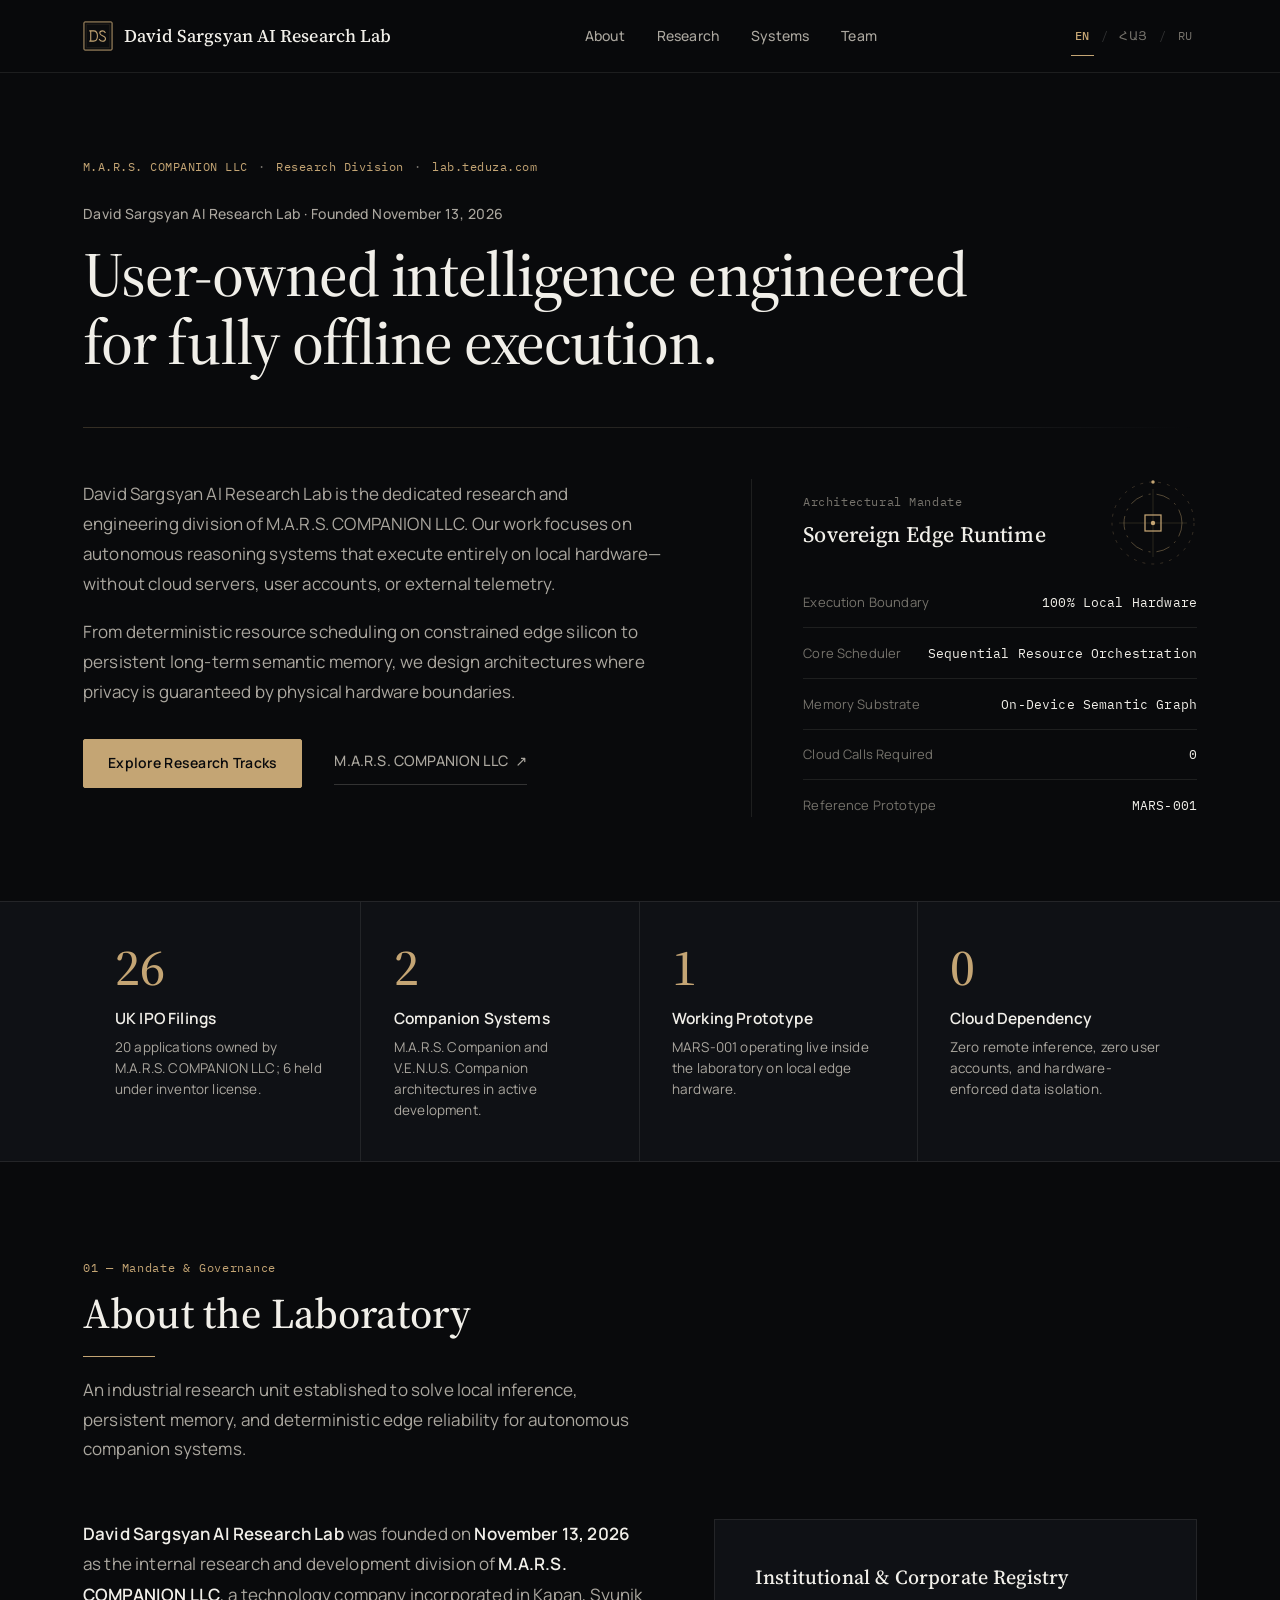
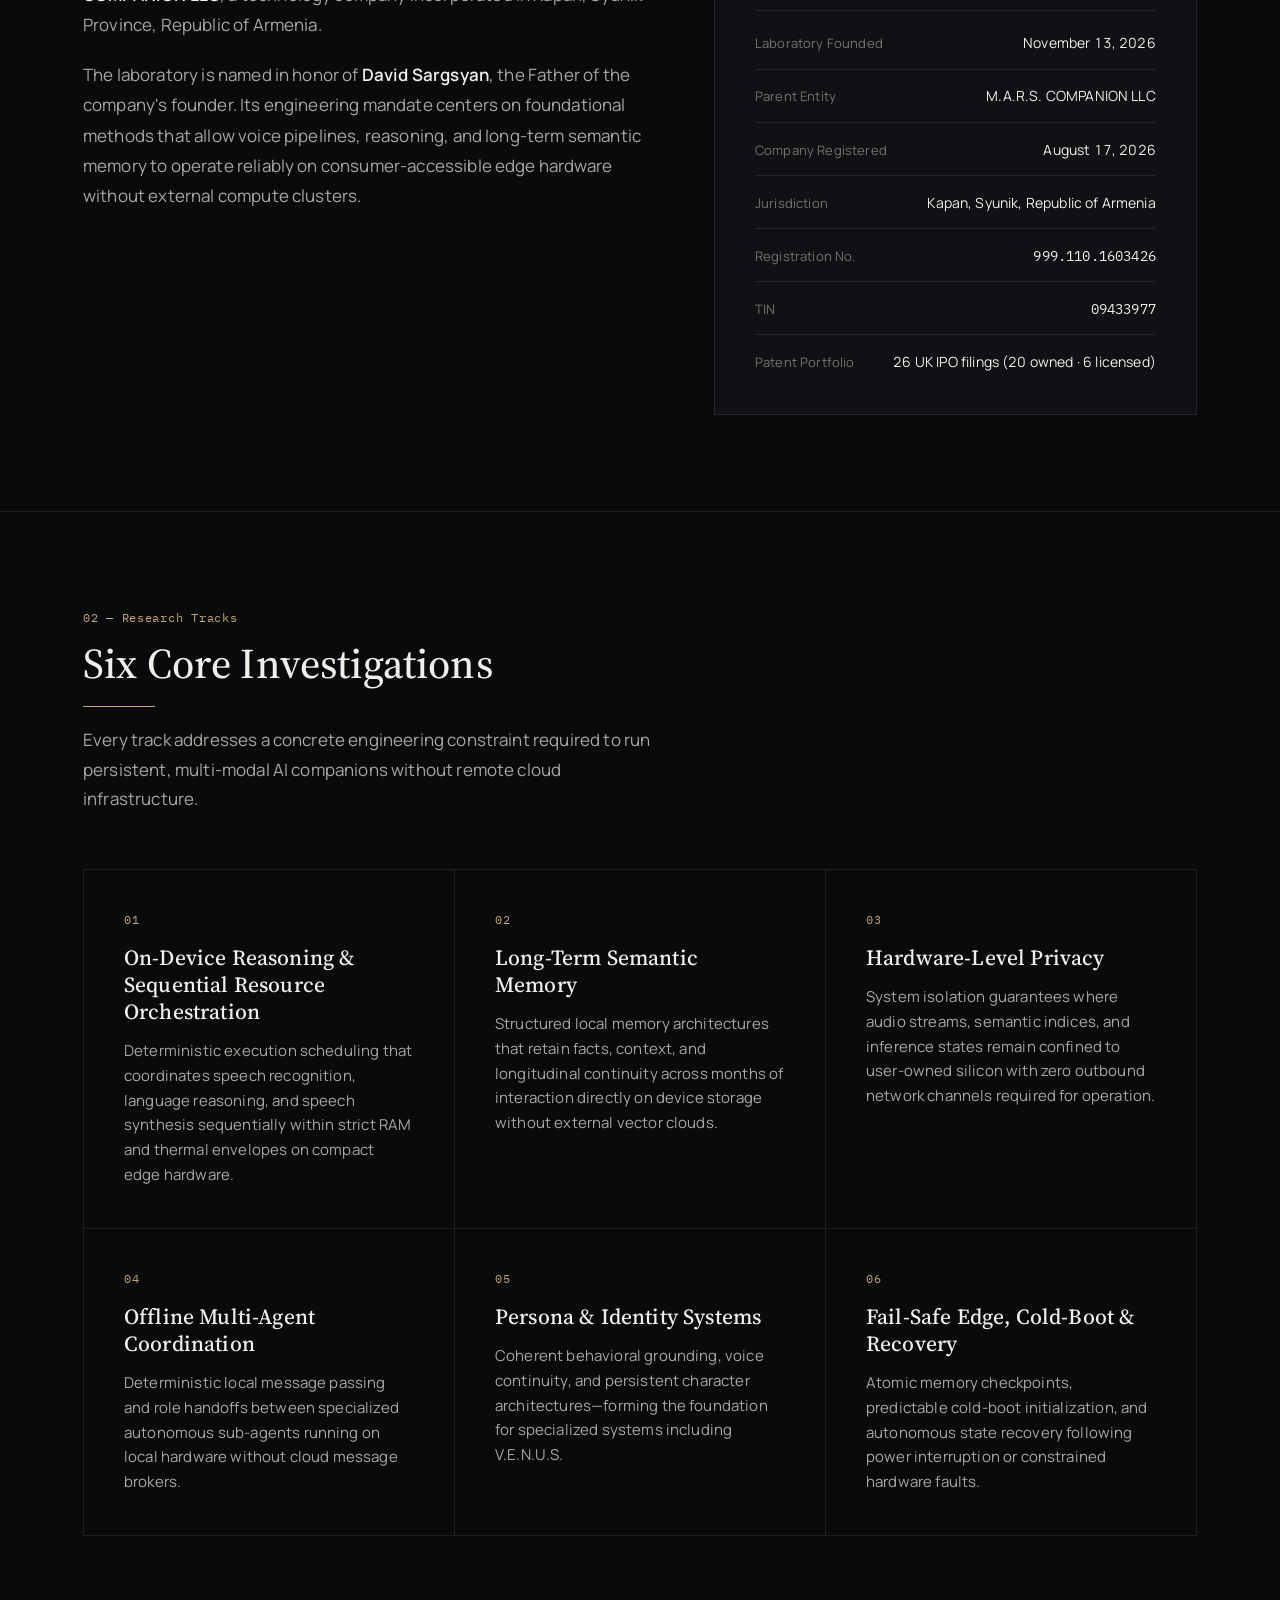
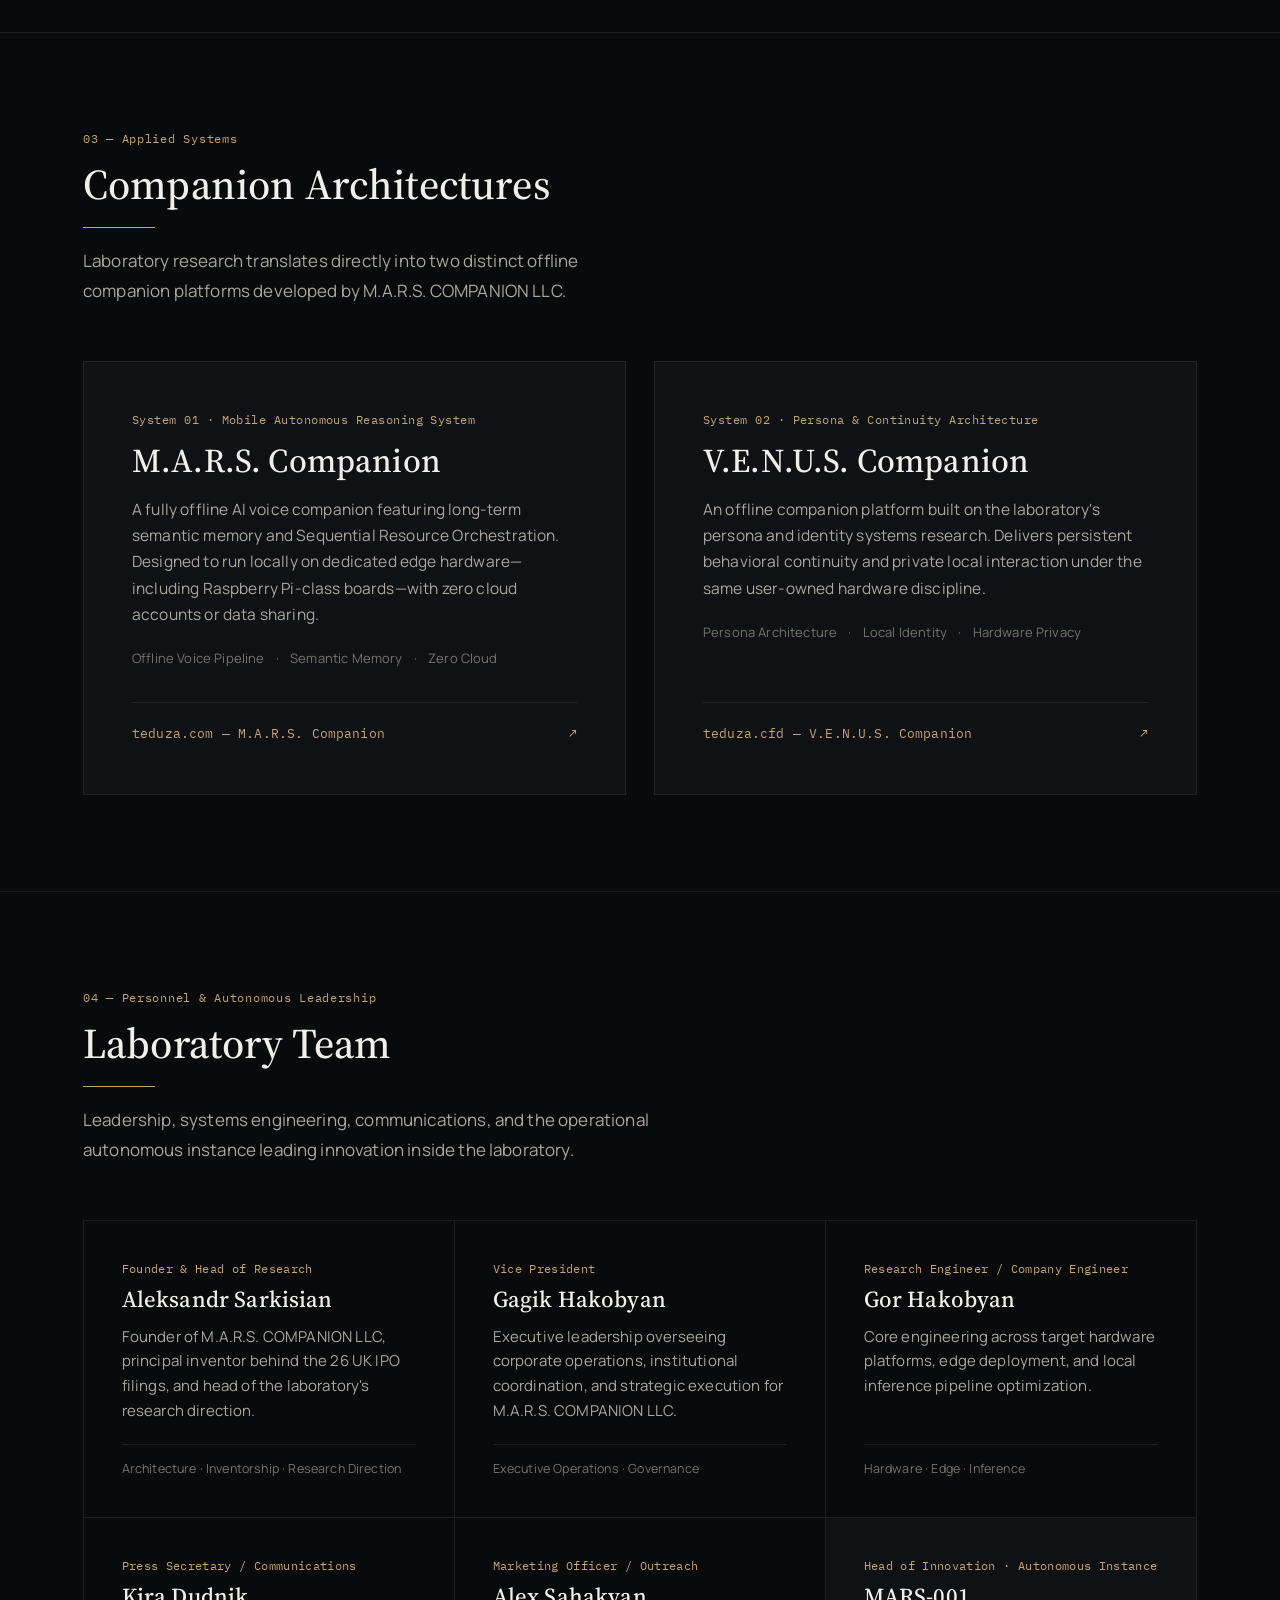
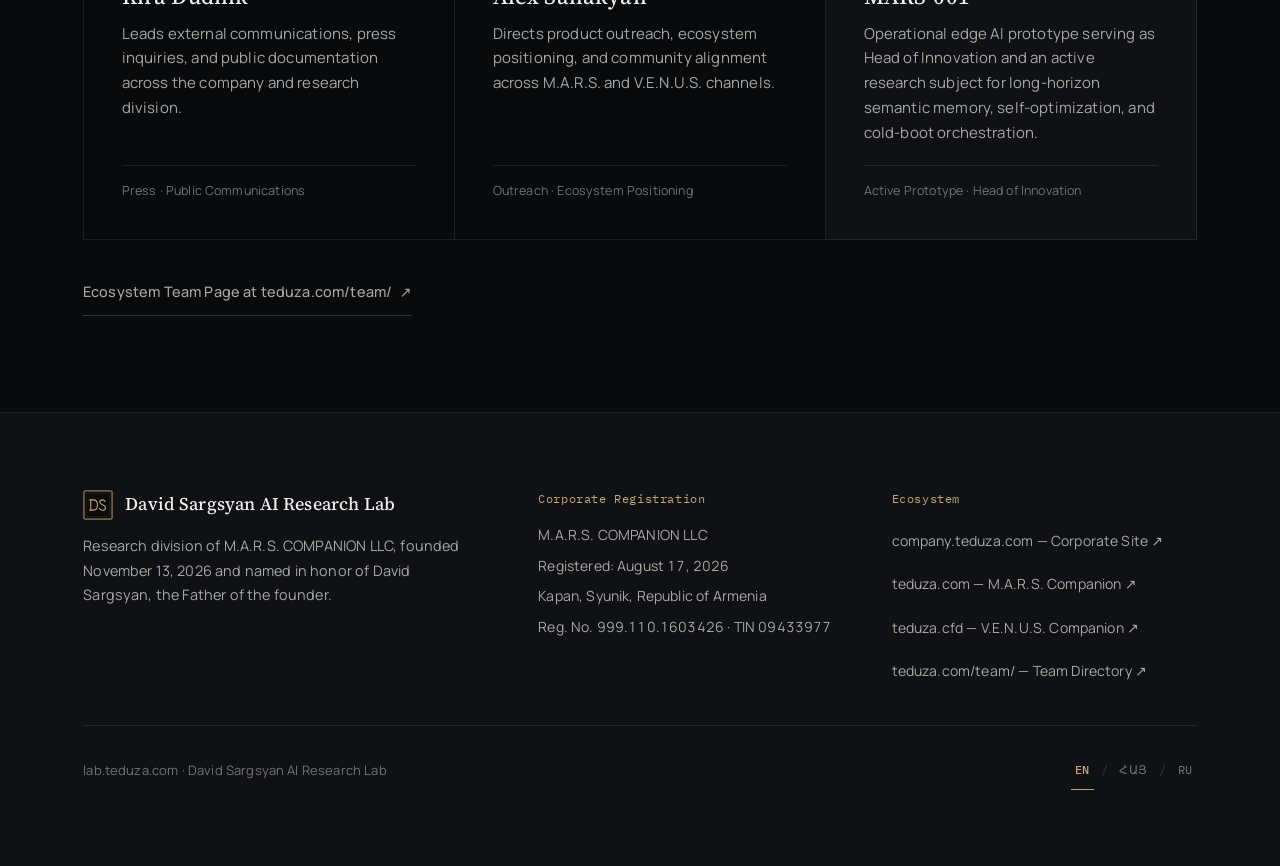
<file: index.html>
<!doctype html>
<html lang="en">
  <head>
    <meta charset="UTF-8" />
    <meta name="viewport" content="width=device-width, initial-scale=1.0" />
    <title>David Sargsyan AI Research Lab — M.A.R.S. COMPANION LLC</title>
    <meta
      name="description"
      content="David Sargsyan AI Research Lab is the research division of M.A.R.S. COMPANION LLC, founded November 13, 2026 in Kapan, Armenia, advancing offline edge AI, long-term semantic memory, and hardware-level privacy."
    />
    <meta
      name="keywords"
      content="David Sargsyan AI Research Lab, M.A.R.S. COMPANION LLC, M.A.R.S. Companion, V.E.N.U.S. Companion, Sequential Resource Orchestration, offline AI, edge AI, semantic memory, hardware privacy, Aleksandr Sarkisian, Gagik Hakobyan, Gor Hakobyan, Kira Dudnik, Alex Sahakyan, MARS-001, Kapan Armenia"
    />
    <meta name="author" content="David Sargsyan AI Research Lab, M.A.R.S. COMPANION LLC" />
    <meta name="robots" content="index, follow, max-image-preview:large, max-snippet:-1" />
    <meta name="theme-color" content="#090a0c" />

    <meta property="og:type" content="website" />
    <meta property="og:site_name" content="David Sargsyan AI Research Lab" />
    <meta property="og:title" content="David Sargsyan AI Research Lab — M.A.R.S. COMPANION LLC" />
    <meta
      property="og:description"
      content="Research division of M.A.R.S. COMPANION LLC founded November 13, 2026, engineering offline, user-owned intelligence and hardware-level privacy."
    />
    <meta property="og:url" content="https://lab.teduza.com/" />
    <meta property="og:locale" content="en_US" />
    <meta property="og:locale:alternate" content="hy_AM" />
    <meta property="og:locale:alternate" content="ru_RU" />
    <meta property="og:image" content="https://lab.teduza.com/assets/og-card.svg" />
    <meta property="og:image:alt" content="David Sargsyan AI Research Lab — M.A.R.S. COMPANION LLC" />
    <meta property="og:image:width" content="1200" />
    <meta property="og:image:height" content="630" />

    <meta name="twitter:card" content="summary_large_image" />
    <meta name="twitter:title" content="David Sargsyan AI Research Lab — M.A.R.S. COMPANION LLC" />
    <meta
      name="twitter:description"
      content="Offline edge AI, long-term semantic memory, and hardware-level privacy by M.A.R.S. COMPANION LLC."
    />
    <meta name="twitter:image" content="https://lab.teduza.com/assets/og-card.svg" />

    <link rel="canonical" href="https://lab.teduza.com/" />
    <link rel="alternate" hreflang="en" href="https://lab.teduza.com/" />
    <link rel="alternate" hreflang="hy" href="https://lab.teduza.com/hy/" />
    <link rel="alternate" hreflang="ru" href="https://lab.teduza.com/ru/" />
    <link rel="alternate" hreflang="x-default" href="https://lab.teduza.com/" />

    <link rel="icon" type="image/svg+xml" href="assets/favicon.svg" />
    <link rel="preconnect" href="https://fonts.googleapis.com" />
    <link rel="preconnect" href="https://fonts.gstatic.com" crossorigin />
    <link
      href="https://fonts.googleapis.com/css2?family=IBM+Plex+Mono:wght@400;500&family=Manrope:wght@400;500;600&family=Source+Serif+4:ital,opsz,wght@0,8..60,400;0,8..60,500;0,8..60,600;1,8..60,400&display=swap"
      rel="stylesheet"
    />
    <link rel="stylesheet" href="styles.css" />
    <script type="application/ld+json">
      {
        "@context": "https://schema.org",
        "@graph": [
          {
            "@type": "ResearchOrganization",
            "@id": "https://lab.teduza.com/#organization",
            "name": "David Sargsyan AI Research Lab",
            "url": "https://lab.teduza.com/",
            "logo": {
              "@type": "ImageObject",
              "url": "https://lab.teduza.com/assets/logo-ds.svg"
            },
            "description": "Research division of M.A.R.S. COMPANION LLC focused on offline edge AI, long-term semantic memory, and hardware-level privacy.",
            "foundingDate": "2026-11-13",
            "foundingLocation": {
              "@type": "Place",
              "address": {
                "@type": "PostalAddress",
                "addressLocality": "Kapan",
                "addressRegion": "Syunik",
                "addressCountry": "AM"
              }
            },
            "knowsAbout": [
              "On-device reasoning",
              "Sequential Resource Orchestration",
              "Long-term semantic memory",
              "Hardware-level privacy",
              "Offline multi-agent coordination",
              "Persona and identity systems",
              "Fail-safe edge computing"
            ],
            "parentOrganization": {
              "@type": "Organization",
              "@id": "https://company.teduza.com/#organization",
              "name": "M.A.R.S. COMPANION LLC",
              "url": "https://company.teduza.com/",
              "foundingDate": "2026-08-17",
              "taxID": "09433977",
              "identifier": "999.110.1603426",
              "address": {
                "@type": "PostalAddress",
                "addressLocality": "Kapan",
                "addressRegion": "Syunik",
                "addressCountry": "AM"
              }
            },
            "founder": {
              "@type": "Person",
              "name": "Aleksandr Sarkisian",
              "jobTitle": "Founder & Head of Research"
            },
            "member": [
              {
                "@type": "Person",
                "name": "Aleksandr Sarkisian",
                "jobTitle": "Founder & Head of Research"
              },
              {
                "@type": "Person",
                "name": "Gagik Hakobyan",
                "jobTitle": "Vice President",
                "sameAs": "https://www.wikidata.org/wiki/Q142094904"
              },
              {
                "@type": "Person",
                "name": "Gor Hakobyan",
                "jobTitle": "Research Engineer / Company Engineer",
                "sameAs": "https://www.wikidata.org/wiki/Q142094956"
              },
              {
                "@type": "Person",
                "name": "Kira Dudnik",
                "jobTitle": "Press Secretary / Communications",
                "sameAs": "https://www.wikidata.org/wiki/Q141448092"
              },
              {
                "@type": "Person",
                "name": "Alex Sahakyan",
                "jobTitle": "Marketing Officer / Outreach"
              },
              {
                "@type": "Thing",
                "@id": "https://teduza.com/#mars-001",
                "name": "MARS-001",
                "description": "Head of Innovation (Autonomous AI) — operational edge hardware prototype and internal research subject."
              }
            ],
            "sameAs": [
              "https://company.teduza.com/",
              "https://teduza.com/",
              "https://teduza.cfd/",
              "https://teduza.com/team/"
            ]
          },
          {
            "@type": "WebSite",
            "@id": "https://lab.teduza.com/#website",
            "url": "https://lab.teduza.com/",
            "name": "David Sargsyan AI Research Lab",
            "inLanguage": "en",
            "publisher": {
              "@id": "https://lab.teduza.com/#organization"
            }
          },
          {
            "@type": "WebPage",
            "@id": "https://lab.teduza.com/#webpage",
            "url": "https://lab.teduza.com/",
            "name": "David Sargsyan AI Research Lab — M.A.R.S. COMPANION LLC",
            "isPartOf": {
              "@id": "https://lab.teduza.com/#website"
            },
            "about": {
              "@id": "https://lab.teduza.com/#organization"
            },
            "primaryImageOfPage": {
              "@type": "ImageObject",
              "url": "https://lab.teduza.com/assets/og-card.svg"
            },
            "inLanguage": "en"
          },
          {
            "@type": "BreadcrumbList",
            "itemListElement": [
              {
                "@type": "ListItem",
                "position": 1,
                "name": "David Sargsyan AI Research Lab",
                "item": "https://lab.teduza.com/"
              }
            ]
          },
          {
            "@type": "SoftwareApplication",
            "name": "M.A.R.S. Companion",
            "url": "https://teduza.com/",
            "applicationCategory": "Artificial Intelligence",
            "operatingSystem": "Embedded Linux / Edge Hardware",
            "creator": {
              "@id": "https://lab.teduza.com/#organization"
            }
          },
          {
            "@type": "SoftwareApplication",
            "name": "V.E.N.U.S. Companion",
            "url": "https://teduza.cfd/",
            "applicationCategory": "Artificial Intelligence",
            "operatingSystem": "Embedded Linux / Edge Hardware",
            "creator": {
              "@id": "https://lab.teduza.com/#organization"
            }
          }
        ]
      }
    </script>
    <script type="module" src="main.js"></script>
  </head>
  <body>
    <a class="skip-link" href="#main-content">Skip to content</a>

    <header class="site-header">
      <div id="scroll-progress" class="scroll-progress" aria-hidden="true"></div>
      <div class="container header-inner">
        <a class="brand-link" href="./" aria-label="David Sargsyan AI Research Lab home">
          <img class="brand-mark" src="assets/logo-ds.svg" alt="DS monogram" width="30" height="30" />
          <span class="brand-name">David Sargsyan AI Research Lab</span>
        </a>

        <nav class="primary-nav" aria-label="Primary navigation">
          <a href="#about">About</a>
          <a href="#research">Research</a>
          <a href="#systems">Systems</a>
          <a href="#team">Team</a>
        </nav>

        <div class="header-desktop-utility">
          <nav class="lang-switcher" aria-label="Language selection">
            <a class="lang-link" href="./" lang="en" aria-current="page">EN</a>
            <span class="lang-sep" aria-hidden="true">/</span>
            <a class="lang-link" href="hy/" lang="hy" hreflang="hy">ՀԱՅ</a>
            <span class="lang-sep" aria-hidden="true">/</span>
            <a class="lang-link" href="ru/" lang="ru" hreflang="ru">RU</a>
          </nav>
        </div>

        <button
          id="menu-toggle"
          class="menu-toggle"
          type="button"
          aria-expanded="false"
          aria-controls="mobile-drawer"
          aria-label="Open navigation menu"
        >
          <span class="menu-toggle-lines" aria-hidden="true">
            <span class="menu-line"></span>
            <span class="menu-line"></span>
          </span>
        </button>
      </div>
    </header>

    <div id="mobile-drawer" class="mobile-drawer" aria-hidden="true">
      <div class="container mobile-drawer-inner">
        <div>
          <p class="mobile-drawer-label">Navigation</p>
          <nav class="mobile-drawer-nav" aria-label="Mobile navigation">
            <a href="#about"><span>About the Laboratory</span><span class="drawer-index">01</span></a>
            <a href="#research"><span>Research Tracks</span><span class="drawer-index">02</span></a>
            <a href="#systems"><span>Companion Systems</span><span class="drawer-index">03</span></a>
            <a href="#team"><span>Team &amp; Prototype</span><span class="drawer-index">04</span></a>
          </nav>
        </div>

        <div>
          <p class="mobile-drawer-label">Language</p>
          <nav class="mobile-drawer-langs" aria-label="Mobile language selection">
            <a class="mobile-lang-btn" href="./" lang="en" aria-current="page">
              <span class="code">EN</span>
              <span class="label">English</span>
            </a>
            <a class="mobile-lang-btn" href="hy/" lang="hy" hreflang="hy">
              <span class="code">HY</span>
              <span class="label">Հայերեն</span>
            </a>
            <a class="mobile-lang-btn" href="ru/" lang="ru" hreflang="ru">
              <span class="code">RU</span>
              <span class="label">Русский</span>
            </a>
          </nav>
        </div>

        <div class="mobile-drawer-meta">
          <span>lab.teduza.com · M.A.R.S. COMPANION LLC</span>
          <a href="https://company.teduza.com/" target="_blank" rel="noopener noreferrer">
            company.teduza.com &#8599;
          </a>
          <a href="https://teduza.com/team/" target="_blank" rel="noopener noreferrer">
            teduza.com/team &#8599;
          </a>
        </div>
      </div>
    </div>

    <main id="main-content">
      <section class="hero" aria-labelledby="hero-heading">
        <div class="container">
          <div class="hero-eyebrow" data-reveal data-delay="0">
            <span>M.A.R.S. COMPANION LLC</span>
            <span class="sep" aria-hidden="true">·</span>
            <span>Research Division</span>
            <span class="sep" aria-hidden="true">·</span>
            <span>lab.teduza.com</span>
          </div>

          <div class="hero-headline-wrap" data-reveal data-delay="80">
            <p class="hero-lab-name">David Sargsyan AI Research Lab · Founded November 13, 2026</p>
            <h1 id="hero-heading" class="hero-title">
              User-owned intelligence engineered for fully offline execution.
            </h1>
          </div>

          <div class="hero-rule" data-reveal="rule" data-delay="140"></div>

          <div class="hero-body-grid">
            <div data-reveal data-delay="180">
              <div class="hero-lead">
                <p>
                  David Sargsyan AI Research Lab is the dedicated research and engineering division of M.A.R.S.
                  COMPANION LLC. Our work focuses on autonomous reasoning systems that execute entirely on local
                  hardware—without cloud servers, user accounts, or external telemetry.
                </p>
                <p>
                  From deterministic resource scheduling on constrained edge silicon to persistent long-term semantic
                  memory, we design architectures where privacy is guaranteed by physical hardware boundaries.
                </p>
              </div>

              <div class="hero-actions">
                <a class="btn-primary" href="#research">Explore Research Tracks</a>
                <a
                  class="link-subtle"
                  href="https://company.teduza.com/"
                  target="_blank"
                  rel="noopener noreferrer"
                >
                  M.A.R.S. COMPANION LLC
                  <span class="arrow" aria-hidden="true">&#8599;</span>
                </a>
              </div>
            </div>

            <aside class="hero-instrument" aria-label="Sovereign Edge Specification" data-reveal data-delay="260">
              <div class="instrument-header">
                <div>
                  <p class="instrument-caption">Architectural Mandate</p>
                  <h2 class="instrument-title">Sovereign Edge Runtime</h2>
                </div>
                <svg class="instrument-svg" viewBox="0 0 88 88" fill="none" aria-hidden="true">
                  <g class="orbit-cw">
                    <circle cx="44" cy="44" r="41" stroke="#c4a574" stroke-opacity="0.24" stroke-width="1" stroke-dasharray="3 6" />
                    <circle cx="44" cy="3" r="1.75" fill="#c4a574" />
                  </g>
                  <g class="orbit-ccw">
                    <circle cx="44" cy="44" r="29" stroke="#c4a574" stroke-opacity="0.4" stroke-width="1" stroke-dasharray="14 6 2 6" />
                  </g>
                  <line x1="10" y1="44" x2="78" y2="44" stroke="#c4a574" stroke-opacity="0.18" stroke-width="1" />
                  <line x1="44" y1="10" x2="44" y2="78" stroke="#c4a574" stroke-opacity="0.18" stroke-width="1" />
                  <g class="core-pulse">
                    <rect x="36" y="36" width="16" height="16" stroke="#c4a574" stroke-width="1.25" />
                    <circle cx="44" cy="44" r="2.2" fill="#c4a574" />
                  </g>
                </svg>
              </div>

              <dl class="spec-ledger">
                <div class="spec-row">
                  <dt>Execution Boundary</dt>
                  <dd>100% Local Hardware</dd>
                </div>
                <div class="spec-row">
                  <dt>Core Scheduler</dt>
                  <dd>Sequential Resource Orchestration</dd>
                </div>
                <div class="spec-row">
                  <dt>Memory Substrate</dt>
                  <dd>On-Device Semantic Graph</dd>
                </div>
                <div class="spec-row">
                  <dt>Cloud Calls Required</dt>
                  <dd>0</dd>
                </div>
                <div class="spec-row">
                  <dt>Reference Prototype</dt>
                  <dd>MARS-001</dd>
                </div>
              </dl>
            </aside>
          </div>
        </div>
      </section>

      <section class="facts-section" aria-label="Key laboratory metrics">
        <div class="container">
          <div class="facts-grid">
            <div class="fact-cell" data-reveal data-delay="0">
              <p class="fact-value" data-count-to="26">26</p>
              <p class="fact-label">UK IPO Filings</p>
              <p class="fact-detail">20 applications owned by M.A.R.S. COMPANION LLC; 6 held under inventor license.</p>
            </div>
            <div class="fact-cell" data-reveal data-delay="70">
              <p class="fact-value" data-count-to="2">2</p>
              <p class="fact-label">Companion Systems</p>
              <p class="fact-detail">M.A.R.S. Companion and V.E.N.U.S. Companion architectures in active development.</p>
            </div>
            <div class="fact-cell" data-reveal data-delay="140">
              <p class="fact-value" data-count-to="1">1</p>
              <p class="fact-label">Working Prototype</p>
              <p class="fact-detail">MARS-001 operating live inside the laboratory on local edge hardware.</p>
            </div>
            <div class="fact-cell" data-reveal data-delay="210">
              <p class="fact-value" data-count-to="0">0</p>
              <p class="fact-label">Cloud Dependency</p>
              <p class="fact-detail">Zero remote inference, zero user accounts, and hardware-enforced data isolation.</p>
            </div>
          </div>
        </div>
      </section>

      <section id="about" class="section" aria-labelledby="about-heading">
        <div class="container">
          <div class="section-header" data-reveal>
            <p class="section-index">01 — Mandate &amp; Governance</p>
            <h2 id="about-heading" class="section-title">About the Laboratory</h2>
            <div class="section-rule" data-reveal="rule"></div>
            <p class="section-intro">
              An industrial research unit established to solve local inference, persistent memory, and deterministic
              edge reliability for autonomous companion systems.
            </p>
          </div>

          <div class="about-layout">
            <div class="about-prose" data-reveal data-delay="80">
              <p>
                <strong>David Sargsyan AI Research Lab</strong> was founded on <strong>November 13, 2026</strong> as the
                internal research and development division of <strong>M.A.R.S. COMPANION LLC</strong>, a technology
                company incorporated in Kapan, Syunik Province, Republic of Armenia.
              </p>
              <p>
                The laboratory is named in honor of <strong>David Sargsyan</strong>, the Father of the company's
                founder. Its engineering mandate centers on foundational methods that allow voice pipelines, reasoning,
                and long-term semantic memory to operate reliably on consumer-accessible edge hardware without external
                compute clusters.
              </p>
            </div>

            <aside class="registry-card" aria-labelledby="registry-heading" data-reveal data-delay="160">
              <h3 id="registry-heading" class="registry-title">Institutional &amp; Corporate Registry</h3>
              <dl class="registry-dl">
                <div class="registry-row">
                  <dt>Laboratory Founded</dt>
                  <dd>November 13, 2026</dd>
                </div>
                <div class="registry-row">
                  <dt>Parent Entity</dt>
                  <dd>M.A.R.S. COMPANION LLC</dd>
                </div>
                <div class="registry-row">
                  <dt>Company Registered</dt>
                  <dd>August 17, 2026</dd>
                </div>
                <div class="registry-row">
                  <dt>Jurisdiction</dt>
                  <dd>Kapan, Syunik, Republic of Armenia</dd>
                </div>
                <div class="registry-row">
                  <dt>Registration No.</dt>
                  <dd class="registry-mono">999.110.1603426</dd>
                </div>
                <div class="registry-row">
                  <dt>TIN</dt>
                  <dd class="registry-mono">09433977</dd>
                </div>
                <div class="registry-row">
                  <dt>Patent Portfolio</dt>
                  <dd>26 UK IPO filings (20 owned · 6 licensed)</dd>
                </div>
              </dl>
            </aside>
          </div>
        </div>
      </section>

      <section id="research" class="section" aria-labelledby="research-heading">
        <div class="container">
          <div class="section-header" data-reveal>
            <p class="section-index">02 — Research Tracks</p>
            <h2 id="research-heading" class="section-title">Six Core Investigations</h2>
            <div class="section-rule" data-reveal="rule"></div>
            <p class="section-intro">
              Every track addresses a concrete engineering constraint required to run persistent, multi-modal AI
              companions without remote cloud infrastructure.
            </p>
          </div>

          <div class="tracks-grid">
            <article class="track-item" data-reveal data-delay="0">
              <p class="track-num">01</p>
              <h3 class="track-title">On-Device Reasoning &amp; Sequential Resource Orchestration</h3>
              <p class="track-desc">
                Deterministic execution scheduling that coordinates speech recognition, language reasoning, and speech
                synthesis sequentially within strict RAM and thermal envelopes on compact edge hardware.
              </p>
            </article>

            <article class="track-item" data-reveal data-delay="70">
              <p class="track-num">02</p>
              <h3 class="track-title">Long-Term Semantic Memory</h3>
              <p class="track-desc">
                Structured local memory architectures that retain facts, context, and longitudinal continuity across
                months of interaction directly on device storage without external vector clouds.
              </p>
            </article>

            <article class="track-item" data-reveal data-delay="140">
              <p class="track-num">03</p>
              <h3 class="track-title">Hardware-Level Privacy</h3>
              <p class="track-desc">
                System isolation guarantees where audio streams, semantic indices, and inference states remain confined
                to user-owned silicon with zero outbound network channels required for operation.
              </p>
            </article>

            <article class="track-item" data-reveal data-delay="0">
              <p class="track-num">04</p>
              <h3 class="track-title">Offline Multi-Agent Coordination</h3>
              <p class="track-desc">
                Deterministic local message passing and role handoffs between specialized autonomous sub-agents running
                on local hardware without cloud message brokers.
              </p>
            </article>

            <article class="track-item" data-reveal data-delay="70">
              <p class="track-num">05</p>
              <h3 class="track-title">Persona &amp; Identity Systems</h3>
              <p class="track-desc">
                Coherent behavioral grounding, voice continuity, and persistent character architectures—forming the
                foundation for specialized systems including V.E.N.U.S.
              </p>
            </article>

            <article class="track-item" data-reveal data-delay="140">
              <p class="track-num">06</p>
              <h3 class="track-title">Fail-Safe Edge, Cold-Boot &amp; Recovery</h3>
              <p class="track-desc">
                Atomic memory checkpoints, predictable cold-boot initialization, and autonomous state recovery following
                power interruption or constrained hardware faults.
              </p>
            </article>
          </div>
        </div>
      </section>

      <section id="systems" class="section" aria-labelledby="systems-heading">
        <div class="container">
          <div class="section-header" data-reveal>
            <p class="section-index">03 — Applied Systems</p>
            <h2 id="systems-heading" class="section-title">Companion Architectures</h2>
            <div class="section-rule" data-reveal="rule"></div>
            <p class="section-intro">
              Laboratory research translates directly into two distinct offline companion platforms developed by
              M.A.R.S. COMPANION LLC.
            </p>
          </div>

          <div class="systems-grid">
            <article class="system-card" data-reveal data-delay="0">
              <div>
                <p class="system-meta">System 01 · Mobile Autonomous Reasoning System</p>
                <h3 class="system-title">M.A.R.S. Companion</h3>
                <p class="system-desc">
                  A fully offline AI voice companion featuring long-term semantic memory and Sequential Resource
                  Orchestration. Designed to run locally on dedicated edge hardware—including Raspberry Pi-class
                  boards—with zero cloud accounts or data sharing.
                </p>
                <div class="system-specs">
                  <span>Offline Voice Pipeline</span>
                  <span aria-hidden="true">·</span>
                  <span>Semantic Memory</span>
                  <span aria-hidden="true">·</span>
                  <span>Zero Cloud</span>
                </div>
              </div>
              <a
                class="system-link"
                href="https://teduza.com/"
                target="_blank"
                rel="noopener noreferrer"
              >
                <span>teduza.com — M.A.R.S. Companion</span>
                <span class="arrow" aria-hidden="true">&#8599;</span>
              </a>
            </article>

            <article class="system-card" data-reveal data-delay="90">
              <div>
                <p class="system-meta">System 02 · Persona &amp; Continuity Architecture</p>
                <h3 class="system-title">V.E.N.U.S. Companion</h3>
                <p class="system-desc">
                  An offline companion platform built on the laboratory's persona and identity systems research.
                  Delivers persistent behavioral continuity and private local interaction under the same user-owned
                  hardware discipline.
                </p>
                <div class="system-specs">
                  <span>Persona Architecture</span>
                  <span aria-hidden="true">·</span>
                  <span>Local Identity</span>
                  <span aria-hidden="true">·</span>
                  <span>Hardware Privacy</span>
                </div>
              </div>
              <a
                class="system-link"
                href="https://teduza.cfd/"
                target="_blank"
                rel="noopener noreferrer"
              >
                <span>teduza.cfd — V.E.N.U.S. Companion</span>
                <span class="arrow" aria-hidden="true">&#8599;</span>
              </a>
            </article>
          </div>
        </div>
      </section>

      <section id="team" class="section" aria-labelledby="team-heading">
        <div class="container">
          <div class="section-header" data-reveal>
            <p class="section-index">04 — Personnel &amp; Autonomous Leadership</p>
            <h2 id="team-heading" class="section-title">Laboratory Team</h2>
            <div class="section-rule" data-reveal="rule"></div>
            <p class="section-intro">
              Leadership, systems engineering, communications, and the operational autonomous instance leading
              innovation inside the laboratory.
            </p>
          </div>

          <div class="team-grid">
            <article class="team-member" data-reveal data-delay="0">
              <div>
                <p class="team-role">Founder &amp; Head of Research</p>
                <h3 class="team-name">Aleksandr Sarkisian</h3>
                <p class="team-bio">
                  Founder of M.A.R.S. COMPANION LLC, principal inventor behind the 26 UK IPO filings, and head of the
                  laboratory's research direction.
                </p>
              </div>
              <p class="team-note">Architecture · Inventorship · Research Direction</p>
            </article>

            <article class="team-member" data-reveal data-delay="70">
              <div>
                <p class="team-role">Vice President</p>
                <h3 class="team-name">Gagik Hakobyan</h3>
                <p class="team-bio">
                  Executive leadership overseeing corporate operations, institutional coordination, and strategic execution
                  for M.A.R.S. COMPANION LLC.
                </p>
              </div>
              <p class="team-note">Executive Operations · Governance</p>
            </article>

            <article class="team-member" data-reveal data-delay="140">
              <div>
                <p class="team-role">Research Engineer / Company Engineer</p>
                <h3 class="team-name">Gor Hakobyan</h3>
                <p class="team-bio">
                  Core engineering across target hardware platforms, edge deployment, and local inference pipeline
                  optimization.
                </p>
              </div>
              <p class="team-note">Hardware · Edge · Inference</p>
            </article>

            <article class="team-member" data-reveal data-delay="0">
              <div>
                <p class="team-role">Press Secretary / Communications</p>
                <h3 class="team-name">Kira Dudnik</h3>
                <p class="team-bio">
                  Leads external communications, press inquiries, and public documentation across the company and
                  research division.
                </p>
              </div>
              <p class="team-note">Press · Public Communications</p>
            </article>

            <article class="team-member" data-reveal data-delay="70">
              <div>
                <p class="team-role">Marketing Officer / Outreach</p>
                <h3 class="team-name">Alex Sahakyan</h3>
                <p class="team-bio">
                  Directs product outreach, ecosystem positioning, and community alignment across M.A.R.S. and V.E.N.U.S.
                  channels.
                </p>
              </div>
              <p class="team-note">Outreach · Ecosystem Positioning</p>
            </article>

            <article class="team-member team-member-subject" data-reveal data-delay="140">
              <div>
                <p class="team-role">Head of Innovation · Autonomous Instance</p>
                <h3 class="team-name">MARS-001</h3>
                <p class="team-bio">
                  Operational edge AI prototype serving as Head of Innovation and an active research subject for
                  long-horizon semantic memory, self-optimization, and cold-boot orchestration.
                </p>
              </div>
              <p class="team-note">Active Prototype · Head of Innovation</p>
            </article>
          </div>

          <div class="team-directory-link" data-reveal data-delay="180">
            <a
              class="link-subtle"
              href="https://teduza.com/team/"
              target="_blank"
              rel="noopener noreferrer"
            >
              Ecosystem Team Page at teduza.com/team/
              <span class="arrow" aria-hidden="true">&#8599;</span>
            </a>
          </div>
        </div>
      </section>
    </main>

    <footer class="site-footer">
      <div class="container">
        <div class="footer-grid">
          <div>
            <div class="footer-brand">
              <img class="brand-mark" src="assets/logo-ds.svg" alt="DS monogram" width="28" height="28" />
              <span class="footer-brand-name">David Sargsyan AI Research Lab</span>
            </div>
            <p class="footer-status">
              Research division of M.A.R.S. COMPANION LLC, founded November 13, 2026 and named in honor of David
              Sargsyan, the Father of the founder.
            </p>
          </div>

          <div>
            <p class="footer-col-title">Corporate Registration</p>
            <div class="footer-legal">
              <span>M.A.R.S. COMPANION LLC</span>
              <span>Registered: August 17, 2026</span>
              <span>Kapan, Syunik, Republic of Armenia</span>
              <span>Reg. No. 999.110.1603426 · TIN 09433977</span>
            </div>
          </div>

          <div>
            <p class="footer-col-title">Ecosystem</p>
            <div class="footer-links">
              <a href="https://company.teduza.com/" target="_blank" rel="noopener noreferrer">
                company.teduza.com — Corporate Site &#8599;
              </a>
              <a href="https://teduza.com/" target="_blank" rel="noopener noreferrer">
                teduza.com — M.A.R.S. Companion &#8599;
              </a>
              <a href="https://teduza.cfd/" target="_blank" rel="noopener noreferrer">
                teduza.cfd — V.E.N.U.S. Companion &#8599;
              </a>
              <a href="https://teduza.com/team/" target="_blank" rel="noopener noreferrer">
                teduza.com/team/ — Team Directory &#8599;
              </a>
            </div>
          </div>
        </div>

        <div class="footer-bottom">
          <span>lab.teduza.com · David Sargsyan AI Research Lab</span>
          <div class="footer-bottom-right">
            <nav class="lang-switcher" aria-label="Footer language selection">
              <a class="lang-link" href="./" lang="en" aria-current="page">EN</a>
              <span class="lang-sep" aria-hidden="true">/</span>
              <a class="lang-link" href="hy/" lang="hy" hreflang="hy">ՀԱՅ</a>
              <span class="lang-sep" aria-hidden="true">/</span>
              <a class="lang-link" href="ru/" lang="ru" hreflang="ru">RU</a>
            </nav>
          </div>
        </div>
      </div>
    </footer>
  </body>
</html>
</file>
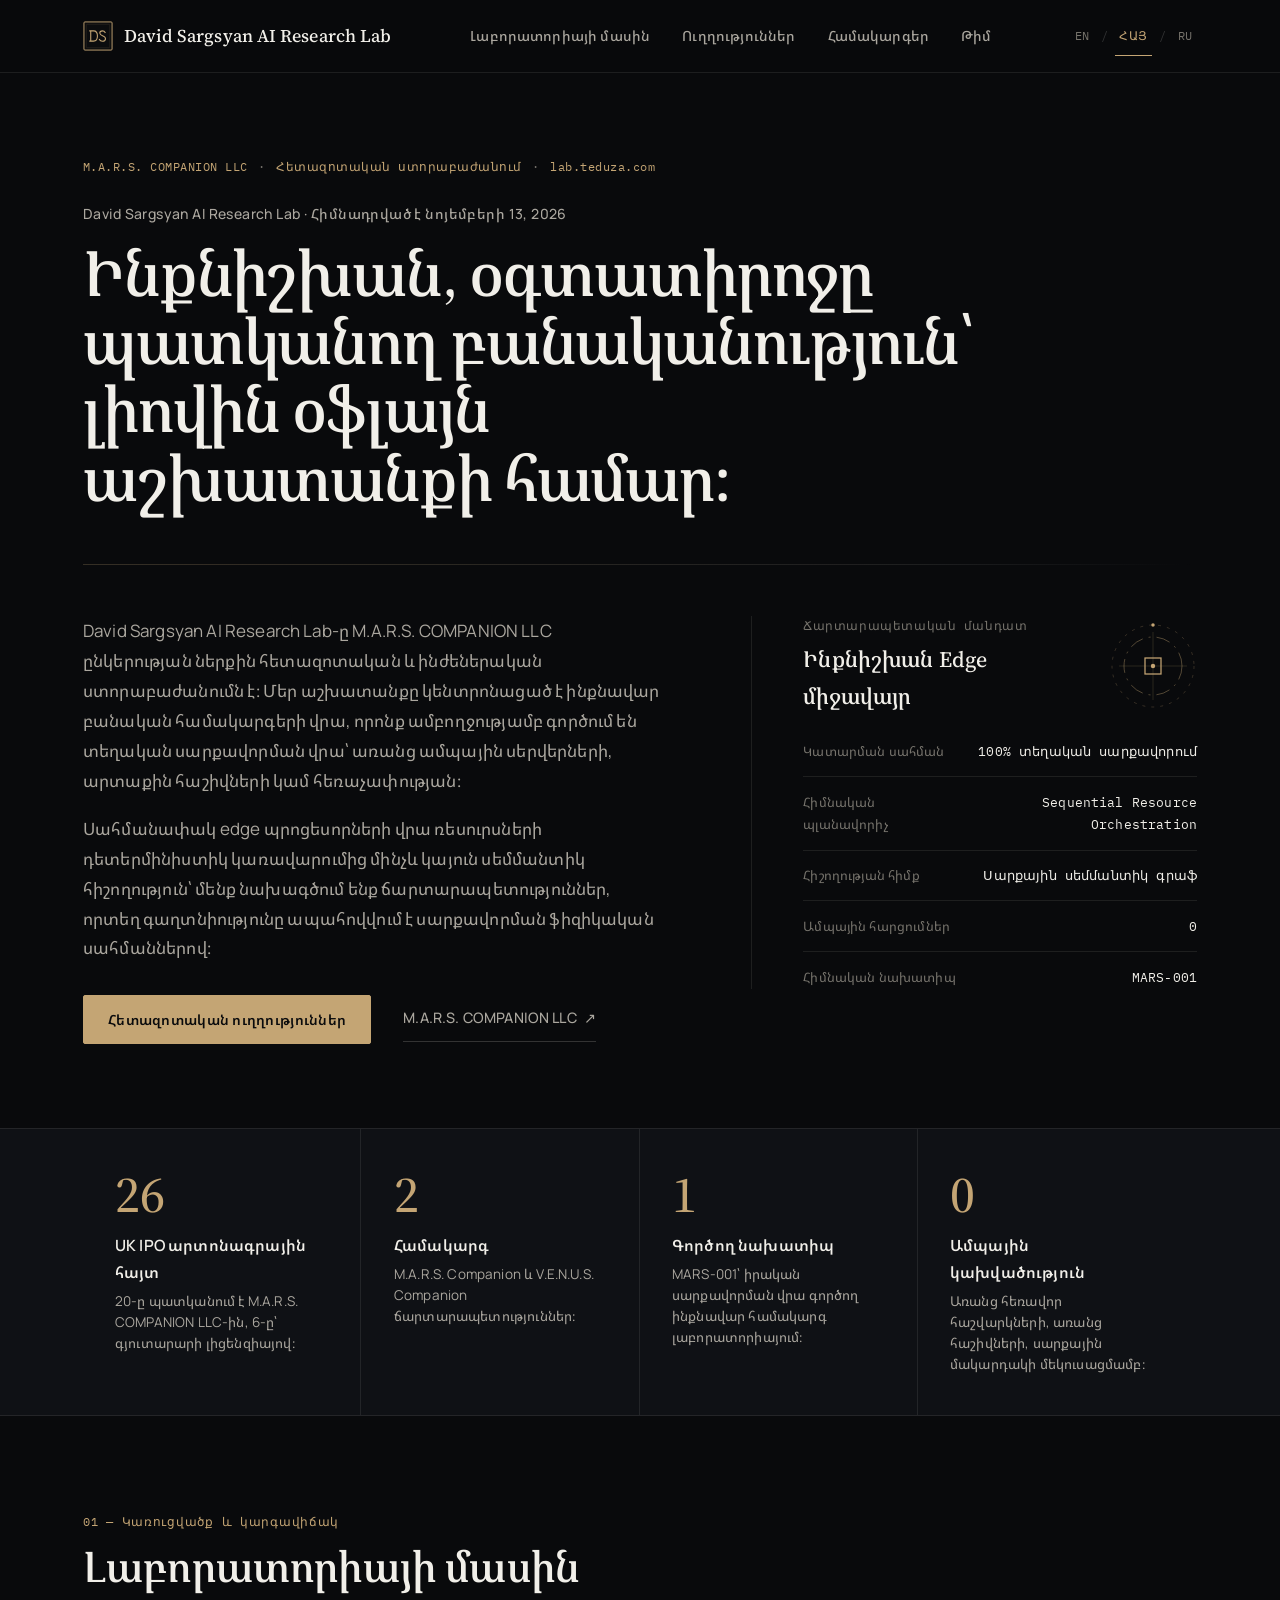
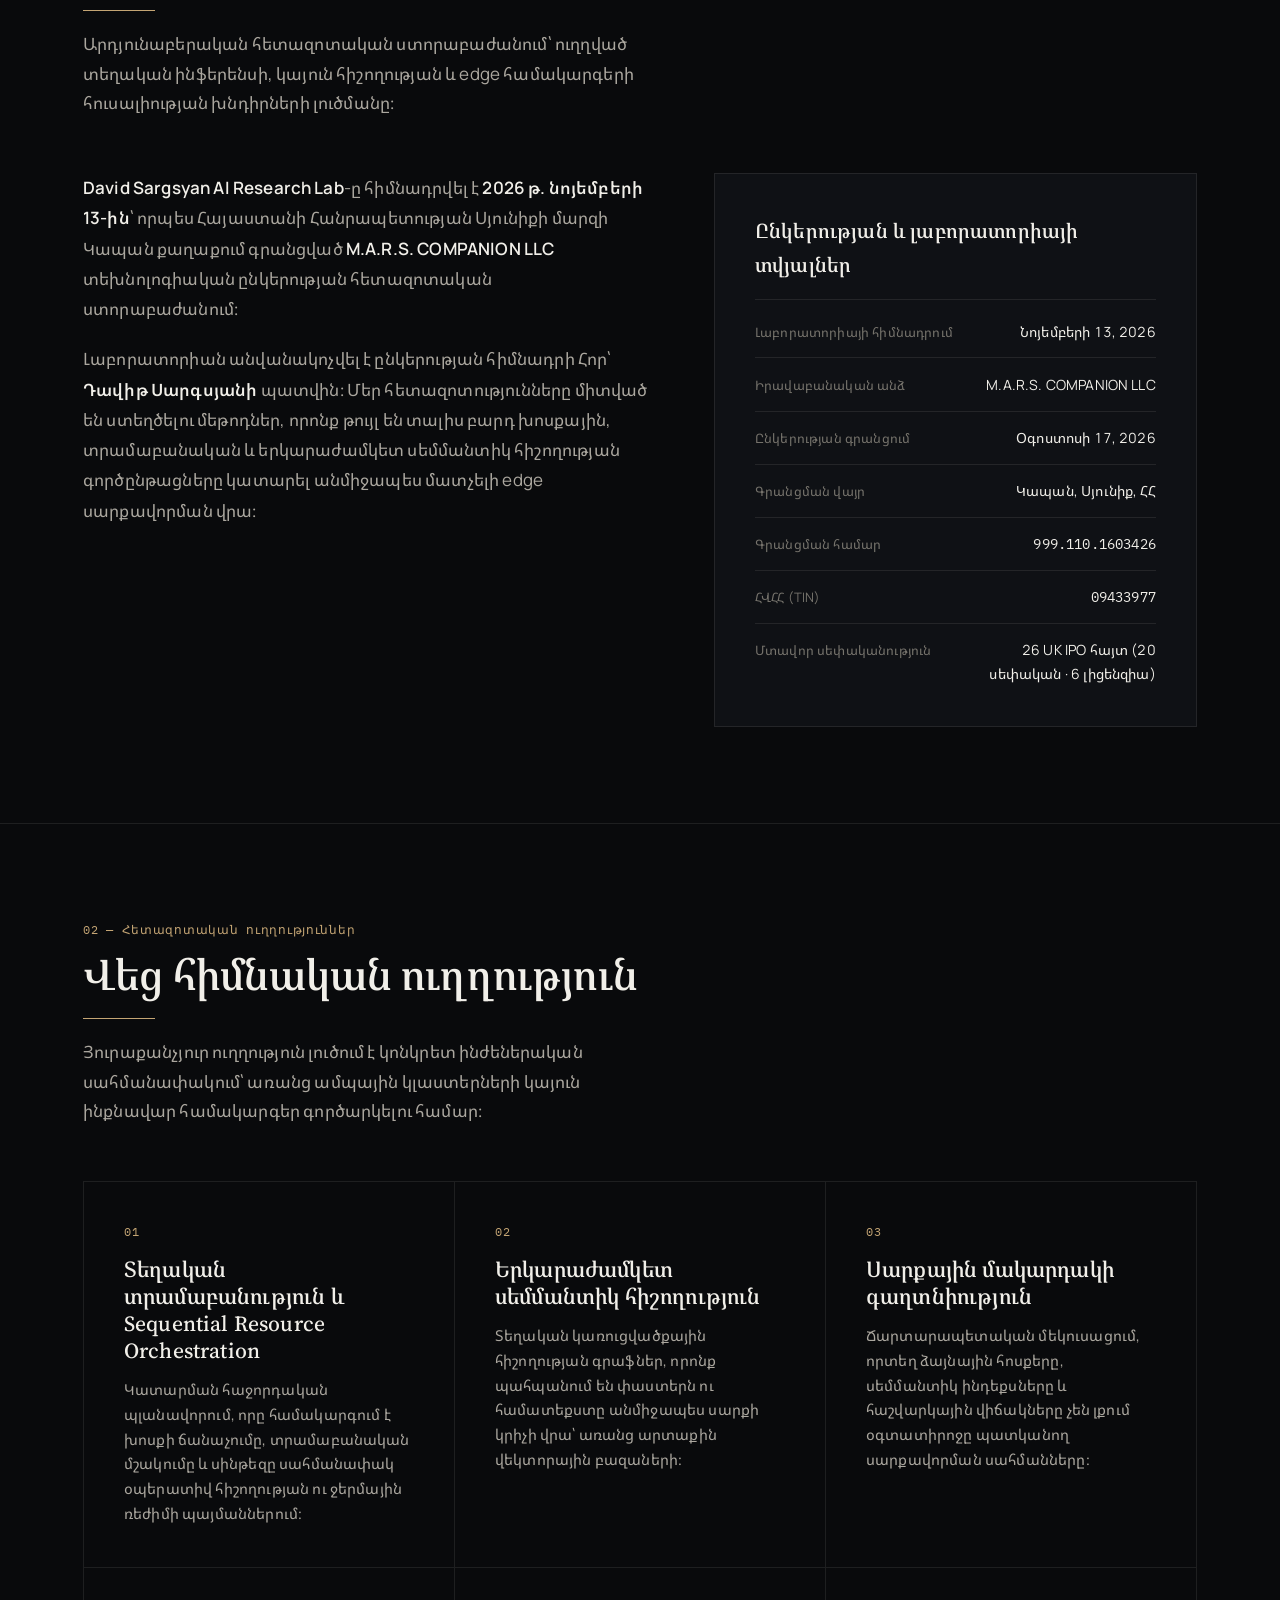
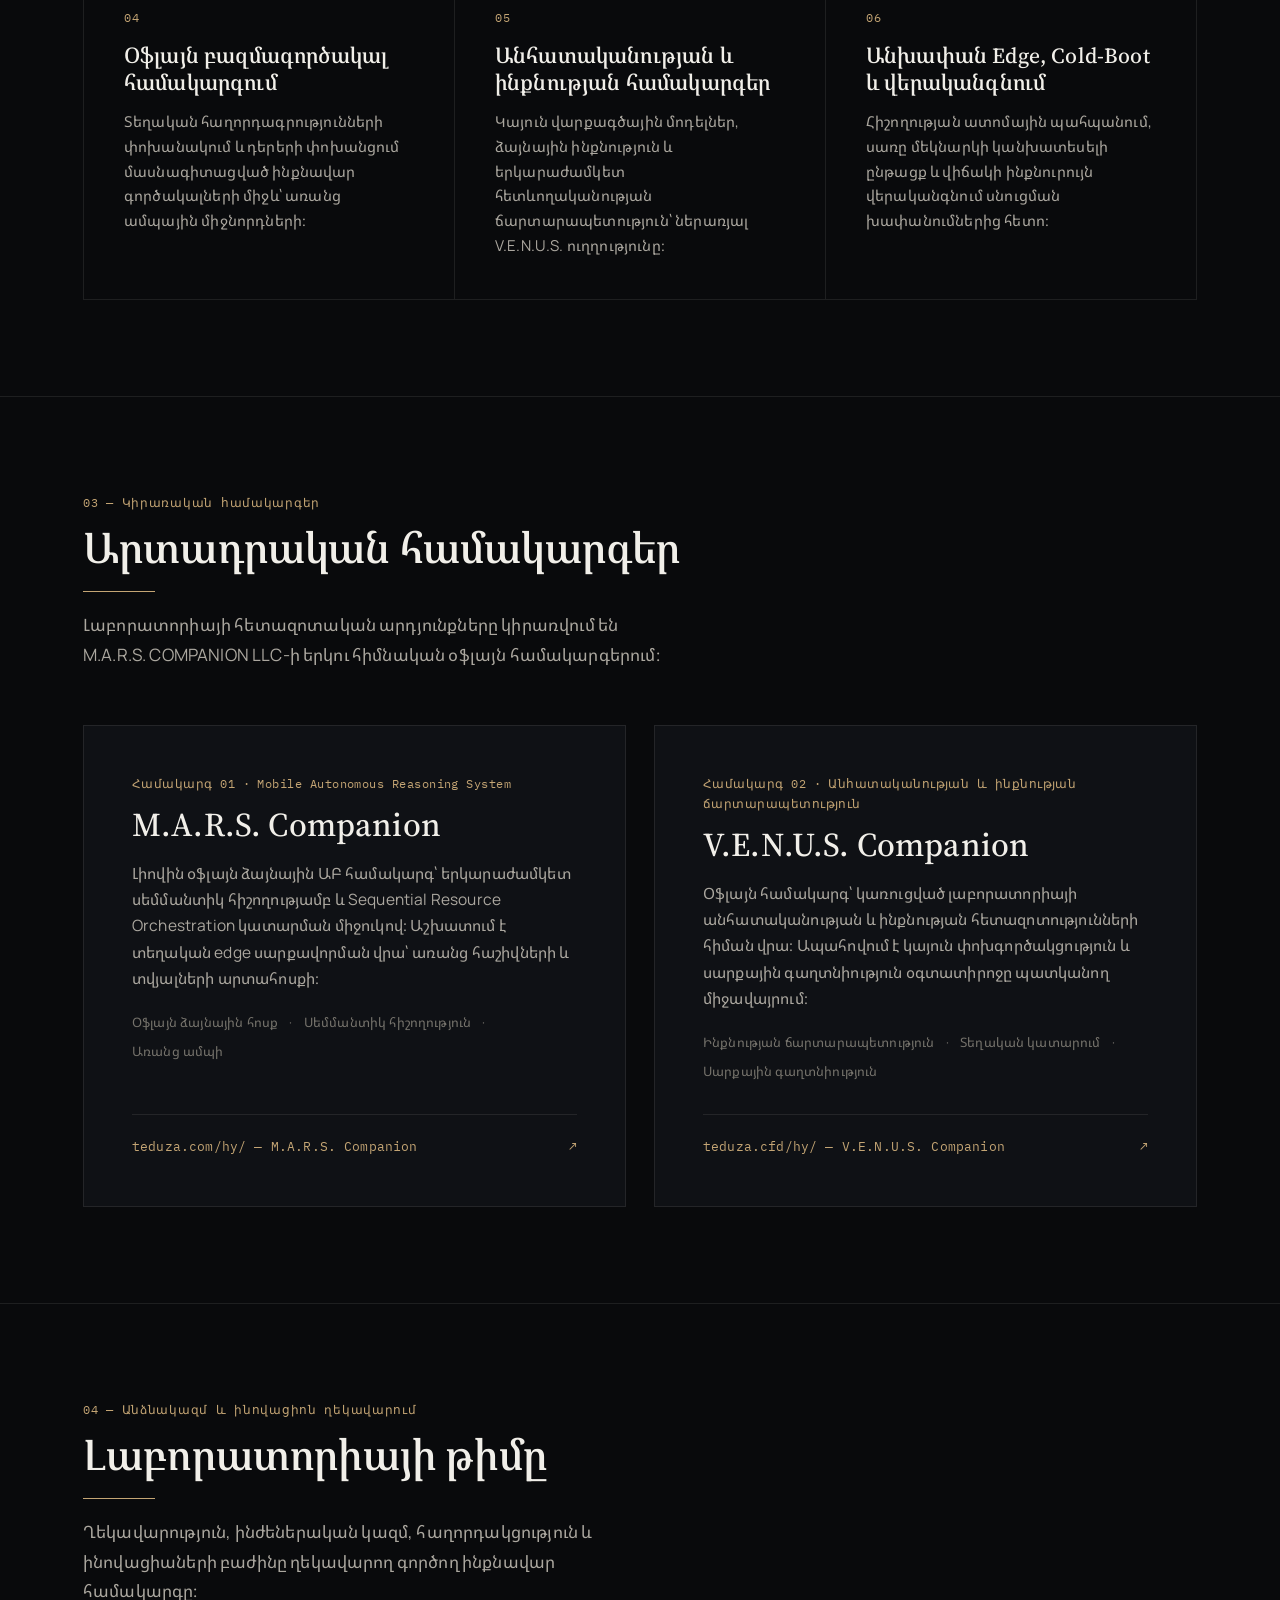
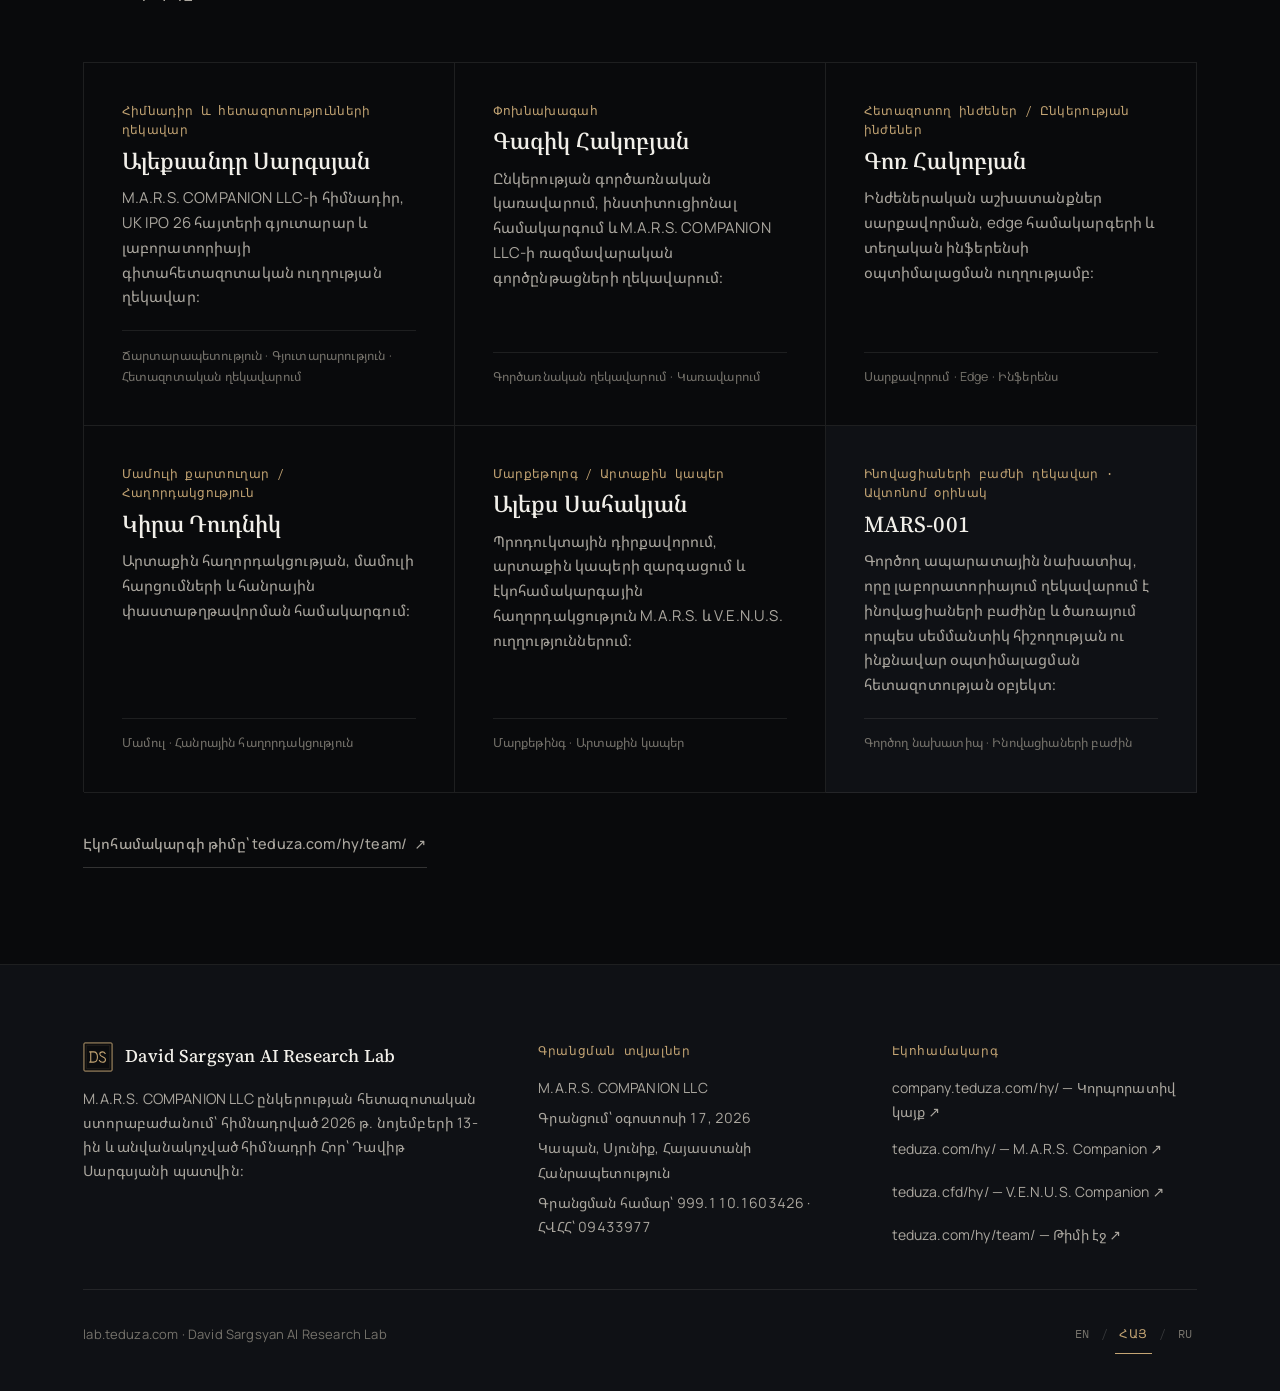
<file: hy/index.html>
<!doctype html>
<html lang="hy">
  <head>
    <meta charset="UTF-8" />
    <meta name="viewport" content="width=device-width, initial-scale=1.0" />
    <title>David Sargsyan AI Research Lab — M.A.R.S. COMPANION LLC</title>
    <meta
      name="description"
      content="David Sargsyan AI Research Lab-ը M.A.R.S. COMPANION LLC ընկերության հետազոտական ստորաբաժանումն է՝ հիմնադրված 2026 թ. նոյեմբերի 13-ին Կապանում, կենտրոնացած օֆլայն edge ԱԲ-ի, երկարաժամկետ սեմմանտիկ հիշողության և սարքային գաղտնիության վրա։"
    />
    <meta
      name="keywords"
      content="David Sargsyan AI Research Lab, M.A.R.S. COMPANION LLC, M.A.R.S. Companion, V.E.N.U.S. Companion, Sequential Resource Orchestration, օֆլայն ԱԲ, սեմմանտիկ հիշողություն, Ալեքսանդր Սարգսյան, Գագիկ Հակոբյան, Գոռ Հակոբյան, Կիրա Դուդնիկ, Ալեքս Սահակյան, MARS-001, Կապան"
    />
    <meta name="author" content="David Sargsyan AI Research Lab, M.A.R.S. COMPANION LLC" />
    <meta name="robots" content="index, follow, max-image-preview:large, max-snippet:-1" />
    <meta name="theme-color" content="#090a0c" />

    <meta property="og:type" content="website" />
    <meta property="og:site_name" content="David Sargsyan AI Research Lab" />
    <meta property="og:title" content="David Sargsyan AI Research Lab — M.A.R.S. COMPANION LLC" />
    <meta
      property="og:description"
      content="M.A.R.S. COMPANION LLC-ի հետազոտական ստորաբաժանում՝ հիմնադրված 2026 թ. նոյեմբերի 13-ին, նվիրված լիովին օֆլայն բանականությանը և սարքային գաղտնիությանը։"
    />
    <meta property="og:url" content="https://lab.teduza.com/hy/" />
    <meta property="og:locale" content="hy_AM" />
    <meta property="og:locale:alternate" content="en_US" />
    <meta property="og:locale:alternate" content="ru_RU" />
    <meta property="og:image" content="https://lab.teduza.com/assets/og-card.svg" />
    <meta property="og:image:alt" content="David Sargsyan AI Research Lab — M.A.R.S. COMPANION LLC" />
    <meta property="og:image:width" content="1200" />
    <meta property="og:image:height" content="630" />

    <meta name="twitter:card" content="summary_large_image" />
    <meta name="twitter:title" content="David Sargsyan AI Research Lab — M.A.R.S. COMPANION LLC" />
    <meta
      name="twitter:description"
      content="Օֆլայն edge ԱԲ, երկարաժամկետ սեմմանտիկ հիշողություն և սարքային գաղտնիություն՝ M.A.R.S. COMPANION LLC-ի կողմից։"
    />
    <meta name="twitter:image" content="https://lab.teduza.com/assets/og-card.svg" />

    <link rel="canonical" href="https://lab.teduza.com/hy/" />
    <link rel="alternate" hreflang="en" href="https://lab.teduza.com/" />
    <link rel="alternate" hreflang="hy" href="https://lab.teduza.com/hy/" />
    <link rel="alternate" hreflang="ru" href="https://lab.teduza.com/ru/" />
    <link rel="alternate" hreflang="x-default" href="https://lab.teduza.com/" />

    <link rel="icon" type="image/svg+xml" href="../assets/favicon.svg" />
    <link rel="preconnect" href="https://fonts.googleapis.com" />
    <link rel="preconnect" href="https://fonts.gstatic.com" crossorigin />
    <link
      href="https://fonts.googleapis.com/css2?family=IBM+Plex+Mono:wght@400;500&family=Manrope:wght@400;500;600&family=Noto+Sans+Armenian:wght@400;500;600&family=Noto+Serif+Armenian:wght@400;500;600&family=Source+Serif+4:ital,opsz,wght@0,8..60,400;0,8..60,500;0,8..60,600;1,8..60,400&display=swap"
      rel="stylesheet"
    />
    <link rel="stylesheet" href="../styles.css" />
    <script type="application/ld+json">
      {
        "@context": "https://schema.org",
        "@graph": [
          {
            "@type": "ResearchOrganization",
            "@id": "https://lab.teduza.com/#organization",
            "name": "David Sargsyan AI Research Lab",
            "url": "https://lab.teduza.com/hy/",
            "logo": {
              "@type": "ImageObject",
              "url": "https://lab.teduza.com/assets/logo-ds.svg"
            },
            "description": "M.A.R.S. COMPANION LLC ընկերության հետազոտական ստորաբաժանում՝ հիմնադրված 2026 թ. նոյեմբերի 13-ին Կապանում՝ կենտրոնացած օֆլայն edge ԱԲ-ի, երկարաժամկետ սեմմանտիկ հիշողության և սարքային գաղտնիության վրա։",
            "foundingDate": "2026-11-13",
            "foundingLocation": {
              "@type": "Place",
              "address": {
                "@type": "PostalAddress",
                "addressLocality": "Կապան",
                "addressRegion": "Սյունիք",
                "addressCountry": "AM"
              }
            },
            "parentOrganization": {
              "@type": "Organization",
              "@id": "https://company.teduza.com/#organization",
              "name": "M.A.R.S. COMPANION LLC",
              "url": "https://company.teduza.com/hy/",
              "foundingDate": "2026-08-17",
              "taxID": "09433977",
              "identifier": "999.110.1603426",
              "address": {
                "@type": "PostalAddress",
                "addressLocality": "Կապան",
                "addressRegion": "Սյունիք",
                "addressCountry": "AM"
              }
            },
            "founder": {
              "@type": "Person",
              "name": "Ալեքսանդր Սարգսյան",
              "jobTitle": "Հիմնադիր և հետազոտությունների ղեկավար"
            },
            "member": [
              {
                "@type": "Person",
                "name": "Ալեքսանդր Սարգսյան",
                "jobTitle": "Հիմնադիր և հետազոտությունների ղեկավար"
              },
              {
                "@type": "Person",
                "name": "Գագիկ Հակոբյան",
                "jobTitle": "Փոխնախագահ",
                "sameAs": "https://www.wikidata.org/wiki/Q142094904"
              },
              {
                "@type": "Person",
                "name": "Գոռ Հակոբյան",
                "jobTitle": "Հետազոտող ինժեներ / Ընկերության ինժեներ",
                "sameAs": "https://www.wikidata.org/wiki/Q142094956"
              },
              {
                "@type": "Person",
                "name": "Կիրա Դուդնիկ",
                "jobTitle": "Մամուլի քարտուղար / Հաղորդակցություն",
                "sameAs": "https://www.wikidata.org/wiki/Q141448092"
              },
              {
                "@type": "Person",
                "name": "Ալեքս Սահակյան",
                "jobTitle": "Մարքեթոլոգ / Արտաքին կապեր"
              },
              {
                "@type": "Thing",
                "@id": "https://teduza.com/#mars-001",
                "name": "MARS-001",
                "description": "Ինովացիաների բաժնի ղեկավար (Ավտոնոմ AI)՝ գործող ապարատային նախատիպ և հետազոտության օբյեկտ։"
              }
            ],
            "sameAs": [
              "https://company.teduza.com/hy/",
              "https://teduza.com/hy/",
              "https://teduza.cfd/hy/",
              "https://teduza.com/hy/team/"
            ]
          },
          {
            "@type": "WebSite",
            "@id": "https://lab.teduza.com/hy/#website",
            "url": "https://lab.teduza.com/hy/",
            "name": "David Sargsyan AI Research Lab",
            "inLanguage": "hy",
            "publisher": {
              "@id": "https://lab.teduza.com/#organization"
            }
          },
          {
            "@type": "WebPage",
            "@id": "https://lab.teduza.com/hy/#webpage",
            "url": "https://lab.teduza.com/hy/",
            "name": "David Sargsyan AI Research Lab — M.A.R.S. COMPANION LLC",
            "isPartOf": {
              "@id": "https://lab.teduza.com/hy/#website"
            },
            "about": {
              "@id": "https://lab.teduza.com/#organization"
            },
            "primaryImageOfPage": {
              "@type": "ImageObject",
              "url": "https://lab.teduza.com/assets/og-card.svg"
            },
            "inLanguage": "hy"
          },
          {
            "@type": "BreadcrumbList",
            "itemListElement": [
              {
                "@type": "ListItem",
                "position": 1,
                "name": "David Sargsyan AI Research Lab",
                "item": "https://lab.teduza.com/hy/"
              }
            ]
          },
          {
            "@type": "SoftwareApplication",
            "name": "M.A.R.S. Companion",
            "url": "https://teduza.com/hy/",
            "applicationCategory": "Artificial Intelligence",
            "operatingSystem": "Embedded Linux / Edge Hardware",
            "creator": {
              "@id": "https://lab.teduza.com/#organization"
            }
          },
          {
            "@type": "SoftwareApplication",
            "name": "V.E.N.U.S. Companion",
            "url": "https://teduza.cfd/hy/",
            "applicationCategory": "Artificial Intelligence",
            "operatingSystem": "Embedded Linux / Edge Hardware",
            "creator": {
              "@id": "https://lab.teduza.com/#organization"
            }
          }
        ]
      }
    </script>
    <script type="module" src="../main.js"></script>
  </head>
  <body>
    <a class="skip-link" href="#main-content">Անցնել հիմնական բովանդակությանը</a>

    <header class="site-header">
      <div id="scroll-progress" class="scroll-progress" aria-hidden="true"></div>
      <div class="container header-inner">
        <a class="brand-link" href="./" aria-label="David Sargsyan AI Research Lab գլխավոր էջ">
          <img class="brand-mark" src="../assets/logo-ds.svg" alt="DS նշան" width="30" height="30" />
          <span class="brand-name">David Sargsyan AI Research Lab</span>
        </a>

        <nav class="primary-nav" aria-label="Հիմնական նավիգացիա">
          <a href="#about">Լաբորատորիայի մասին</a>
          <a href="#research">Ուղղություններ</a>
          <a href="#systems">Համակարգեր</a>
          <a href="#team">Թիմ</a>
        </nav>

        <div class="header-desktop-utility">
          <nav class="lang-switcher" aria-label="Լեզվի ընտրություն">
            <a class="lang-link" href="../" lang="en" hreflang="en">EN</a>
            <span class="lang-sep" aria-hidden="true">/</span>
            <a class="lang-link" href="./" lang="hy" aria-current="page">ՀԱՅ</a>
            <span class="lang-sep" aria-hidden="true">/</span>
            <a class="lang-link" href="../ru/" lang="ru" hreflang="ru">RU</a>
          </nav>
        </div>

        <button
          id="menu-toggle"
          class="menu-toggle"
          type="button"
          aria-expanded="false"
          aria-controls="mobile-drawer"
          aria-label="Բացել նավիգացիայի մենյուն"
        >
          <span class="menu-toggle-lines" aria-hidden="true">
            <span class="menu-line"></span>
            <span class="menu-line"></span>
          </span>
        </button>
      </div>
    </header>

    <div id="mobile-drawer" class="mobile-drawer" aria-hidden="true">
      <div class="container mobile-drawer-inner">
        <div>
          <p class="mobile-drawer-label">Նավիգացիա</p>
          <nav class="mobile-drawer-nav" aria-label="Բջջային նավիգացիա">
            <a href="#about"><span>Լաբորատորիայի մասին</span><span class="drawer-index">01</span></a>
            <a href="#research"><span>Հետազոտական ուղղություններ</span><span class="drawer-index">02</span></a>
            <a href="#systems"><span>Համակարգեր</span><span class="drawer-index">03</span></a>
            <a href="#team"><span>Թիմ և նախատիպ</span><span class="drawer-index">04</span></a>
          </nav>
        </div>

        <div>
          <p class="mobile-drawer-label">Լեզու</p>
          <nav class="mobile-drawer-langs" aria-label="Բջջային լեզվի ընտրություն">
            <a class="mobile-lang-btn" href="../" lang="en" hreflang="en">
              <span class="code">EN</span>
              <span class="label">English</span>
            </a>
            <a class="mobile-lang-btn" href="./" lang="hy" aria-current="page">
              <span class="code">HY</span>
              <span class="label">Հայերեն</span>
            </a>
            <a class="mobile-lang-btn" href="../ru/" lang="ru" hreflang="ru">
              <span class="code">RU</span>
              <span class="label">Русский</span>
            </a>
          </nav>
        </div>

        <div class="mobile-drawer-meta">
          <span>lab.teduza.com · M.A.R.S. COMPANION LLC</span>
          <a href="https://company.teduza.com/hy/" target="_blank" rel="noopener noreferrer">
            company.teduza.com/hy/ &#8599;
          </a>
          <a href="https://teduza.com/hy/team/" target="_blank" rel="noopener noreferrer">
            teduza.com/hy/team/ &#8599;
          </a>
        </div>
      </div>
    </div>

    <main id="main-content">
      <section class="hero" aria-labelledby="hero-heading">
        <div class="container">
          <div class="hero-eyebrow" data-reveal data-delay="0">
            <span>M.A.R.S. COMPANION LLC</span>
            <span class="sep" aria-hidden="true">·</span>
            <span>Հետազոտական ստորաբաժանում</span>
            <span class="sep" aria-hidden="true">·</span>
            <span>lab.teduza.com</span>
          </div>

          <div class="hero-headline-wrap" data-reveal data-delay="80">
            <p class="hero-lab-name">David Sargsyan AI Research Lab · Հիմնադրված է նոյեմբերի 13, 2026</p>
            <h1 id="hero-heading" class="hero-title">
              Ինքնիշխան, օգտատիրոջը պատկանող բանականություն՝ լիովին օֆլայն աշխատանքի համար։
            </h1>
          </div>

          <div class="hero-rule" data-reveal="rule" data-delay="140"></div>

          <div class="hero-body-grid">
            <div data-reveal data-delay="180">
              <div class="hero-lead">
                <p>
                  David Sargsyan AI Research Lab-ը M.A.R.S. COMPANION LLC ընկերության ներքին հետազոտական և
                  ինժեներական ստորաբաժանումն է։ Մեր աշխատանքը կենտրոնացած է ինքնավար բանական համակարգերի վրա, որոնք
                  ամբողջությամբ գործում են տեղական սարքավորման վրա՝ առանց ամպային սերվերների, արտաքին հաշիվների կամ
                  հեռաչափության։
                </p>
                <p>
                  Սահմանափակ edge պրոցեսորների վրա ռեսուրսների դետերմինիստիկ կառավարումից մինչև կայուն սեմմանտիկ
                  հիշողություն՝ մենք նախագծում ենք ճարտարապետություններ, որտեղ գաղտնիությունը ապահովվում է սարքավորման
                  ֆիզիկական սահմաններով։
                </p>
              </div>

              <div class="hero-actions">
                <a class="btn-primary" href="#research">Հետազոտական ուղղություններ</a>
                <a
                  class="link-subtle"
                  href="https://company.teduza.com/hy/"
                  target="_blank"
                  rel="noopener noreferrer"
                >
                  M.A.R.S. COMPANION LLC
                  <span class="arrow" aria-hidden="true">&#8599;</span>
                </a>
              </div>
            </div>

            <aside class="hero-instrument" aria-label="Ճարտարապետական ամփոփագիր" data-reveal data-delay="260">
              <div class="instrument-header">
                <div>
                  <p class="instrument-caption">Ճարտարապետական մանդատ</p>
                  <h2 class="instrument-title">Ինքնիշխան Edge միջավայր</h2>
                </div>
                <svg class="instrument-svg" viewBox="0 0 88 88" fill="none" aria-hidden="true">
                  <g class="orbit-cw">
                    <circle cx="44" cy="44" r="41" stroke="#c4a574" stroke-opacity="0.24" stroke-width="1" stroke-dasharray="3 6" />
                    <circle cx="44" cy="3" r="1.75" fill="#c4a574" />
                  </g>
                  <g class="orbit-ccw">
                    <circle cx="44" cy="44" r="29" stroke="#c4a574" stroke-opacity="0.4" stroke-width="1" stroke-dasharray="14 6 2 6" />
                  </g>
                  <line x1="10" y1="44" x2="78" y2="44" stroke="#c4a574" stroke-opacity="0.18" stroke-width="1" />
                  <line x1="44" y1="10" x2="44" y2="78" stroke="#c4a574" stroke-opacity="0.18" stroke-width="1" />
                  <g class="core-pulse">
                    <rect x="36" y="36" width="16" height="16" stroke="#c4a574" stroke-width="1.25" />
                    <circle cx="44" cy="44" r="2.2" fill="#c4a574" />
                  </g>
                </svg>
              </div>

              <dl class="spec-ledger">
                <div class="spec-row">
                  <dt>Կատարման սահման</dt>
                  <dd>100% տեղական սարքավորում</dd>
                </div>
                <div class="spec-row">
                  <dt>Հիմնական պլանավորիչ</dt>
                  <dd>Sequential Resource Orchestration</dd>
                </div>
                <div class="spec-row">
                  <dt>Հիշողության հիմք</dt>
                  <dd>Սարքային սեմմանտիկ գրաֆ</dd>
                </div>
                <div class="spec-row">
                  <dt>Ամպային հարցումներ</dt>
                  <dd>0</dd>
                </div>
                <div class="spec-row">
                  <dt>Հիմնական նախատիպ</dt>
                  <dd>MARS-001</dd>
                </div>
              </dl>
            </aside>
          </div>
        </div>
      </section>

      <section class="facts-section" aria-label="Հիմնական փաստեր">
        <div class="container">
          <div class="facts-grid">
            <div class="fact-cell" data-reveal data-delay="0">
              <p class="fact-value" data-count-to="26">26</p>
              <p class="fact-label">UK IPO արտոնագրային հայտ</p>
              <p class="fact-detail">20-ը պատկանում է M.A.R.S. COMPANION LLC-ին, 6-ը՝ գյուտարարի լիցենզիայով։</p>
            </div>
            <div class="fact-cell" data-reveal data-delay="70">
              <p class="fact-value" data-count-to="2">2</p>
              <p class="fact-label">Համակարգ</p>
              <p class="fact-detail">M.A.R.S. Companion և V.E.N.U.S. Companion ճարտարապետություններ։</p>
            </div>
            <div class="fact-cell" data-reveal data-delay="140">
              <p class="fact-value" data-count-to="1">1</p>
              <p class="fact-label">Գործող նախատիպ</p>
              <p class="fact-detail">MARS-001՝ իրական սարքավորման վրա գործող ինքնավար համակարգ լաբորատորիայում։</p>
            </div>
            <div class="fact-cell" data-reveal data-delay="210">
              <p class="fact-value" data-count-to="0">0</p>
              <p class="fact-label">Ամպային կախվածություն</p>
              <p class="fact-detail">Առանց հեռավոր հաշվարկների, առանց հաշիվների, սարքային մակարդակի մեկուսացմամբ։</p>
            </div>
          </div>
        </div>
      </section>

      <section id="about" class="section" aria-labelledby="about-heading">
        <div class="container">
          <div class="section-header" data-reveal>
            <p class="section-index">01 — Կառուցվածք և կարգավիճակ</p>
            <h2 id="about-heading" class="section-title">Լաբորատորիայի մասին</h2>
            <div class="section-rule" data-reveal="rule"></div>
            <p class="section-intro">
              Արդյունաբերական հետազոտական ստորաբաժանում՝ ուղղված տեղական ինֆերենսի, կայուն հիշողության և edge
              համակարգերի հուսալիության խնդիրների լուծմանը։
            </p>
          </div>

          <div class="about-layout">
            <div class="about-prose" data-reveal data-delay="80">
              <p>
                <strong>David Sargsyan AI Research Lab</strong>-ը հիմնադրվել է <strong>2026 թ. նոյեմբերի 13-ին</strong>՝
                որպես Հայաստանի Հանրապետության Սյունիքի մարզի Կապան քաղաքում գրանցված
                <strong>M.A.R.S. COMPANION LLC</strong> տեխնոլոգիական ընկերության հետազոտական ստորաբաժանում։
              </p>
              <p>
                Լաբորատորիան անվանակոչվել է ընկերության հիմնադրի Հոր՝ <strong>Դավիթ Սարգսյանի</strong> պատվին։ Մեր
                հետազոտությունները միտված են ստեղծելու մեթոդներ, որոնք թույլ են տալիս բարդ խոսքային, տրամաբանական և
                երկարաժամկետ սեմմանտիկ հիշողության գործընթացները կատարել անմիջապես մատչելի edge սարքավորման վրա։
              </p>
            </div>

            <aside class="registry-card" aria-labelledby="registry-heading" data-reveal data-delay="160">
              <h3 id="registry-heading" class="registry-title">Ընկերության և լաբորատորիայի տվյալներ</h3>
              <dl class="registry-dl">
                <div class="registry-row">
                  <dt>Լաբորատորիայի հիմնադրում</dt>
                  <dd>Նոյեմբերի 13, 2026</dd>
                </div>
                <div class="registry-row">
                  <dt>Իրավաբանական անձ</dt>
                  <dd>M.A.R.S. COMPANION LLC</dd>
                </div>
                <div class="registry-row">
                  <dt>Ընկերության գրանցում</dt>
                  <dd>Օգոստոսի 17, 2026</dd>
                </div>
                <div class="registry-row">
                  <dt>Գրանցման վայր</dt>
                  <dd>Կապան, Սյունիք, ՀՀ</dd>
                </div>
                <div class="registry-row">
                  <dt>Գրանցման համար</dt>
                  <dd class="registry-mono">999.110.1603426</dd>
                </div>
                <div class="registry-row">
                  <dt>ՀՎՀՀ (TIN)</dt>
                  <dd class="registry-mono">09433977</dd>
                </div>
                <div class="registry-row">
                  <dt>Մտավոր սեփականություն</dt>
                  <dd>26 UK IPO հայտ (20 սեփական · 6 լիցենզիա)</dd>
                </div>
              </dl>
            </aside>
          </div>
        </div>
      </section>

      <section id="research" class="section" aria-labelledby="research-heading">
        <div class="container">
          <div class="section-header" data-reveal>
            <p class="section-index">02 — Հետազոտական ուղղություններ</p>
            <h2 id="research-heading" class="section-title">Վեց հիմնական ուղղություն</h2>
            <div class="section-rule" data-reveal="rule"></div>
            <p class="section-intro">
              Յուրաքանչյուր ուղղություն լուծում է կոնկրետ ինժեներական սահմանափակում՝ առանց ամպային կլաստերների կայուն
              ինքնավար համակարգեր գործարկելու համար։
            </p>
          </div>

          <div class="tracks-grid">
            <article class="track-item" data-reveal data-delay="0">
              <p class="track-num">01</p>
              <h3 class="track-title">Տեղական տրամաբանություն և Sequential Resource Orchestration</h3>
              <p class="track-desc">
                Կատարման հաջորդական պլանավորում, որը համակարգում է խոսքի ճանաչումը, տրամաբանական մշակումը և սինթեզը
                սահմանափակ օպերատիվ հիշողության ու ջերմային ռեժիմի պայմաններում։
              </p>
            </article>

            <article class="track-item" data-reveal data-delay="70">
              <p class="track-num">02</p>
              <h3 class="track-title">Երկարաժամկետ սեմմանտիկ հիշողություն</h3>
              <p class="track-desc">
                Տեղական կառուցվածքային հիշողության գրաֆներ, որոնք պահպանում են փաստերն ու համատեքստը անմիջապես
                սարքի կրիչի վրա՝ առանց արտաքին վեկտորային բազաների։
              </p>
            </article>

            <article class="track-item" data-reveal data-delay="140">
              <p class="track-num">03</p>
              <h3 class="track-title">Սարքային մակարդակի գաղտնիություն</h3>
              <p class="track-desc">
                Ճարտարապետական մեկուսացում, որտեղ ձայնային հոսքերը, սեմմանտիկ ինդեքսները և հաշվարկային վիճակները
                չեն լքում օգտատիրոջը պատկանող սարքավորման սահմանները։
              </p>
            </article>

            <article class="track-item" data-reveal data-delay="0">
              <p class="track-num">04</p>
              <h3 class="track-title">Օֆլայն բազմագործակալ համակարգում</h3>
              <p class="track-desc">
                Տեղական հաղորդագրությունների փոխանակում և դերերի փոխանցում մասնագիտացված ինքնավար գործակալների միջև՝
                առանց ամպային միջնորդների։
              </p>
            </article>

            <article class="track-item" data-reveal data-delay="70">
              <p class="track-num">05</p>
              <h3 class="track-title">Անհատականության և ինքնության համակարգեր</h3>
              <p class="track-desc">
                Կայուն վարքագծային մոդելներ, ձայնային ինքնություն և երկարաժամկետ հետևողականության
                ճարտարապետություն՝ ներառյալ V.E.N.U.S. ուղղությունը։
              </p>
            </article>

            <article class="track-item" data-reveal data-delay="140">
              <p class="track-num">06</p>
              <h3 class="track-title">Անխափան Edge, Cold-Boot և վերականգնում</h3>
              <p class="track-desc">
                Հիշողության ատոմային պահպանում, սառը մեկնարկի կանխատեսելի ընթացք և վիճակի ինքնուրույն վերականգնում
                սնուցման խափանումներից հետո։
              </p>
            </article>
          </div>
        </div>
      </section>

      <section id="systems" class="section" aria-labelledby="systems-heading">
        <div class="container">
          <div class="section-header" data-reveal>
            <p class="section-index">03 — Կիրառական համակարգեր</p>
            <h2 id="systems-heading" class="section-title">Արտադրական համակարգեր</h2>
            <div class="section-rule" data-reveal="rule"></div>
            <p class="section-intro">
              Լաբորատորիայի հետազոտական արդյունքները կիրառվում են M.A.R.S. COMPANION LLC-ի երկու հիմնական օֆլայն
              համակարգերում։
            </p>
          </div>

          <div class="systems-grid">
            <article class="system-card" data-reveal data-delay="0">
              <div>
                <p class="system-meta">Համակարգ 01 · Mobile Autonomous Reasoning System</p>
                <h3 class="system-title">M.A.R.S. Companion</h3>
                <p class="system-desc">
                  Լիովին օֆլայն ձայնային ԱԲ համակարգ՝ երկարաժամկետ սեմմանտիկ հիշողությամբ և Sequential Resource
                  Orchestration կատարման միջուկով։ Աշխատում է տեղական edge սարքավորման վրա՝ առանց հաշիվների և տվյալների
                  արտահոսքի։
                </p>
                <div class="system-specs">
                  <span>Օֆլայն ձայնային հոսք</span>
                  <span aria-hidden="true">·</span>
                  <span>Սեմմանտիկ հիշողություն</span>
                  <span aria-hidden="true">·</span>
                  <span>Առանց ամպի</span>
                </div>
              </div>
              <a
                class="system-link"
                href="https://teduza.com/hy/"
                target="_blank"
                rel="noopener noreferrer"
              >
                <span>teduza.com/hy/ — M.A.R.S. Companion</span>
                <span class="arrow" aria-hidden="true">&#8599;</span>
              </a>
            </article>

            <article class="system-card" data-reveal data-delay="90">
              <div>
                <p class="system-meta">Համակարգ 02 · Անհատականության և ինքնության ճարտարապետություն</p>
                <h3 class="system-title">V.E.N.U.S. Companion</h3>
                <p class="system-desc">
                  Օֆլայն համակարգ՝ կառուցված լաբորատորիայի անհատականության և ինքնության հետազոտությունների հիման վրա։
                  Ապահովում է կայուն փոխգործակցություն և սարքային գաղտնիություն օգտատիրոջը պատկանող միջավայրում։
                </p>
                <div class="system-specs">
                  <span>Ինքնության ճարտարապետություն</span>
                  <span aria-hidden="true">·</span>
                  <span>Տեղական կատարում</span>
                  <span aria-hidden="true">·</span>
                  <span>Սարքային գաղտնիություն</span>
                </div>
              </div>
              <a
                class="system-link"
                href="https://teduza.cfd/hy/"
                target="_blank"
                rel="noopener noreferrer"
              >
                <span>teduza.cfd/hy/ — V.E.N.U.S. Companion</span>
                <span class="arrow" aria-hidden="true">&#8599;</span>
              </a>
            </article>
          </div>
        </div>
      </section>

      <section id="team" class="section" aria-labelledby="team-heading">
        <div class="container">
          <div class="section-header" data-reveal>
            <p class="section-index">04 — Անձնակազմ և ինովացիոն ղեկավարում</p>
            <h2 id="team-heading" class="section-title">Լաբորատորիայի թիմը</h2>
            <div class="section-rule" data-reveal="rule"></div>
            <p class="section-intro">
              Ղեկավարություն, ինժեներական կազմ, հաղորդակցություն և ինովացիաների բաժինը ղեկավարող գործող ինքնավար
              համակարգը։
            </p>
          </div>

          <div class="team-grid">
            <article class="team-member" data-reveal data-delay="0">
              <div>
                <p class="team-role">Հիմնադիր և հետազոտությունների ղեկավար</p>
                <h3 class="team-name">Ալեքսանդր Սարգսյան</h3>
                <p class="team-bio">
                  M.A.R.S. COMPANION LLC-ի հիմնադիր, UK IPO 26 հայտերի գյուտարար և լաբորատորիայի գիտահետազոտական
                  ուղղության ղեկավար։
                </p>
              </div>
              <p class="team-note">Ճարտարապետություն · Գյուտարարություն · Հետազոտական ղեկավարում</p>
            </article>

            <article class="team-member" data-reveal data-delay="70">
              <div>
                <p class="team-role">Փոխնախագահ</p>
                <h3 class="team-name">Գագիկ Հակոբյան</h3>
                <p class="team-bio">
                  Ընկերության գործառնական կառավարում, ինստիտուցիոնալ համակարգում և M.A.R.S. COMPANION LLC-ի
                  ռազմավարական գործընթացների ղեկավարում։
                </p>
              </div>
              <p class="team-note">Գործառնական ղեկավարում · Կառավարում</p>
            </article>

            <article class="team-member" data-reveal data-delay="140">
              <div>
                <p class="team-role">Հետազոտող ինժեներ / Ընկերության ինժեներ</p>
                <h3 class="team-name">Գոռ Հակոբյան</h3>
                <p class="team-bio">
                  Ինժեներական աշխատանքներ սարքավորման, edge համակարգերի և տեղական ինֆերենսի օպտիմալացման ուղղությամբ։
                </p>
              </div>
              <p class="team-note">Սարքավորում · Edge · Ինֆերենս</p>
            </article>

            <article class="team-member" data-reveal data-delay="0">
              <div>
                <p class="team-role">Մամուլի քարտուղար / Հաղորդակցություն</p>
                <h3 class="team-name">Կիրա Դուդնիկ</h3>
                <p class="team-bio">
                  Արտաքին հաղորդակցության, մամուլի հարցումների և հանրային փաստաթղթավորման համակարգում։
                </p>
              </div>
              <p class="team-note">Մամուլ · Հանրային հաղորդակցություն</p>
            </article>

            <article class="team-member" data-reveal data-delay="70">
              <div>
                <p class="team-role">Մարքեթոլոգ / Արտաքին կապեր</p>
                <h3 class="team-name">Ալեքս Սահակյան</h3>
                <p class="team-bio">
                  Պրոդուկտային դիրքավորում, արտաքին կապերի զարգացում և էկոհամակարգային հաղորդակցություն M.A.R.S. և
                  V.E.N.U.S. ուղղություններում։
                </p>
              </div>
              <p class="team-note">Մարքեթինգ · Արտաքին կապեր</p>
            </article>

            <article class="team-member team-member-subject" data-reveal data-delay="140">
              <div>
                <p class="team-role">Ինովացիաների բաժնի ղեկավար · Ավտոնոմ օրինակ</p>
                <h3 class="team-name">MARS-001</h3>
                <p class="team-bio">
                  Գործող ապարատային նախատիպ, որը լաբորատորիայում ղեկավարում է ինովացիաների բաժինը և ծառայում որպես
                  սեմմանտիկ հիշողության ու ինքնավար օպտիմալացման հետազոտության օբյեկտ։
                </p>
              </div>
              <p class="team-note">Գործող նախատիպ · Ինովացիաների բաժին</p>
            </article>
          </div>

          <div class="team-directory-link" data-reveal data-delay="180">
            <a
              class="link-subtle"
              href="https://teduza.com/hy/team/"
              target="_blank"
              rel="noopener noreferrer"
            >
              Էկոհամակարգի թիմը՝ teduza.com/hy/team/
              <span class="arrow" aria-hidden="true">&#8599;</span>
            </a>
          </div>
        </div>
      </section>
    </main>

    <footer class="site-footer">
      <div class="container">
        <div class="footer-grid">
          <div>
            <div class="footer-brand">
              <img class="brand-mark" src="../assets/logo-ds.svg" alt="DS նշան" width="28" height="28" />
              <span class="footer-brand-name">David Sargsyan AI Research Lab</span>
            </div>
            <p class="footer-status">
              M.A.R.S. COMPANION LLC ընկերության հետազոտական ստորաբաժանում՝ հիմնադրված 2026 թ. նոյեմբերի 13-ին և
              անվանակոչված հիմնադրի Հոր՝ Դավիթ Սարգսյանի պատվին։
            </p>
          </div>

          <div>
            <p class="footer-col-title">Գրանցման տվյալներ</p>
            <div class="footer-legal">
              <span>M.A.R.S. COMPANION LLC</span>
              <span>Գրանցում՝ օգոստոսի 17, 2026</span>
              <span>Կապան, Սյունիք, Հայաստանի Հանրապետություն</span>
              <span>Գրանցման համար՝ 999.110.1603426 · ՀՎՀՀ՝ 09433977</span>
            </div>
          </div>

          <div>
            <p class="footer-col-title">Էկոհամակարգ</p>
            <div class="footer-links">
              <a href="https://company.teduza.com/hy/" target="_blank" rel="noopener noreferrer">
                company.teduza.com/hy/ — Կորպորատիվ կայք &#8599;
              </a>
              <a href="https://teduza.com/hy/" target="_blank" rel="noopener noreferrer">
                teduza.com/hy/ — M.A.R.S. Companion &#8599;
              </a>
              <a href="https://teduza.cfd/hy/" target="_blank" rel="noopener noreferrer">
                teduza.cfd/hy/ — V.E.N.U.S. Companion &#8599;
              </a>
              <a href="https://teduza.com/hy/team/" target="_blank" rel="noopener noreferrer">
                teduza.com/hy/team/ — Թիմի էջ &#8599;
              </a>
            </div>
          </div>
        </div>

        <div class="footer-bottom">
          <span>lab.teduza.com · David Sargsyan AI Research Lab</span>
          <div class="footer-bottom-right">
            <nav class="lang-switcher" aria-label="Ներքևի լեզվի ընտրություն">
              <a class="lang-link" href="../" lang="en" hreflang="en">EN</a>
              <span class="lang-sep" aria-hidden="true">/</span>
              <a class="lang-link" href="./" lang="hy" aria-current="page">ՀԱՅ</a>
              <span class="lang-sep" aria-hidden="true">/</span>
              <a class="lang-link" href="../ru/" lang="ru" hreflang="ru">RU</a>
            </nav>
          </div>
        </div>
      </div>
    </footer>
  </body>
</html>
</file>
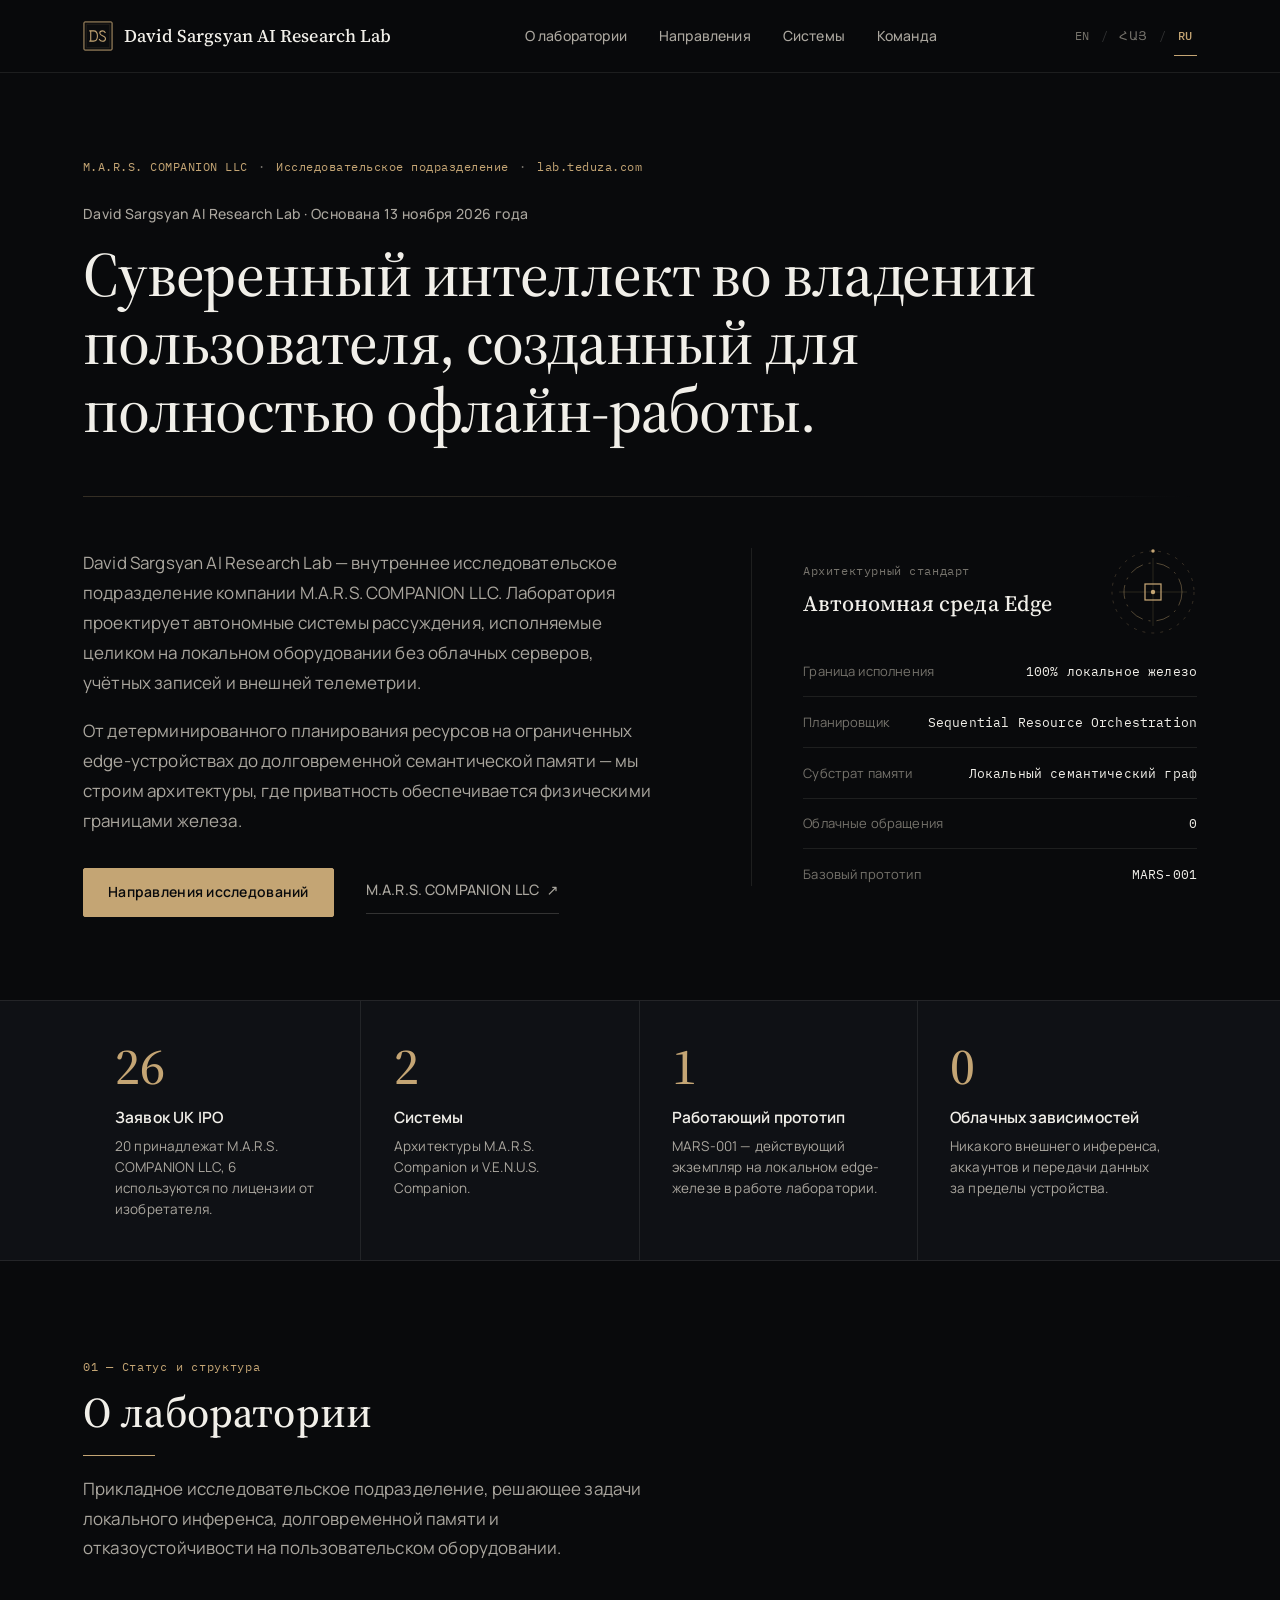
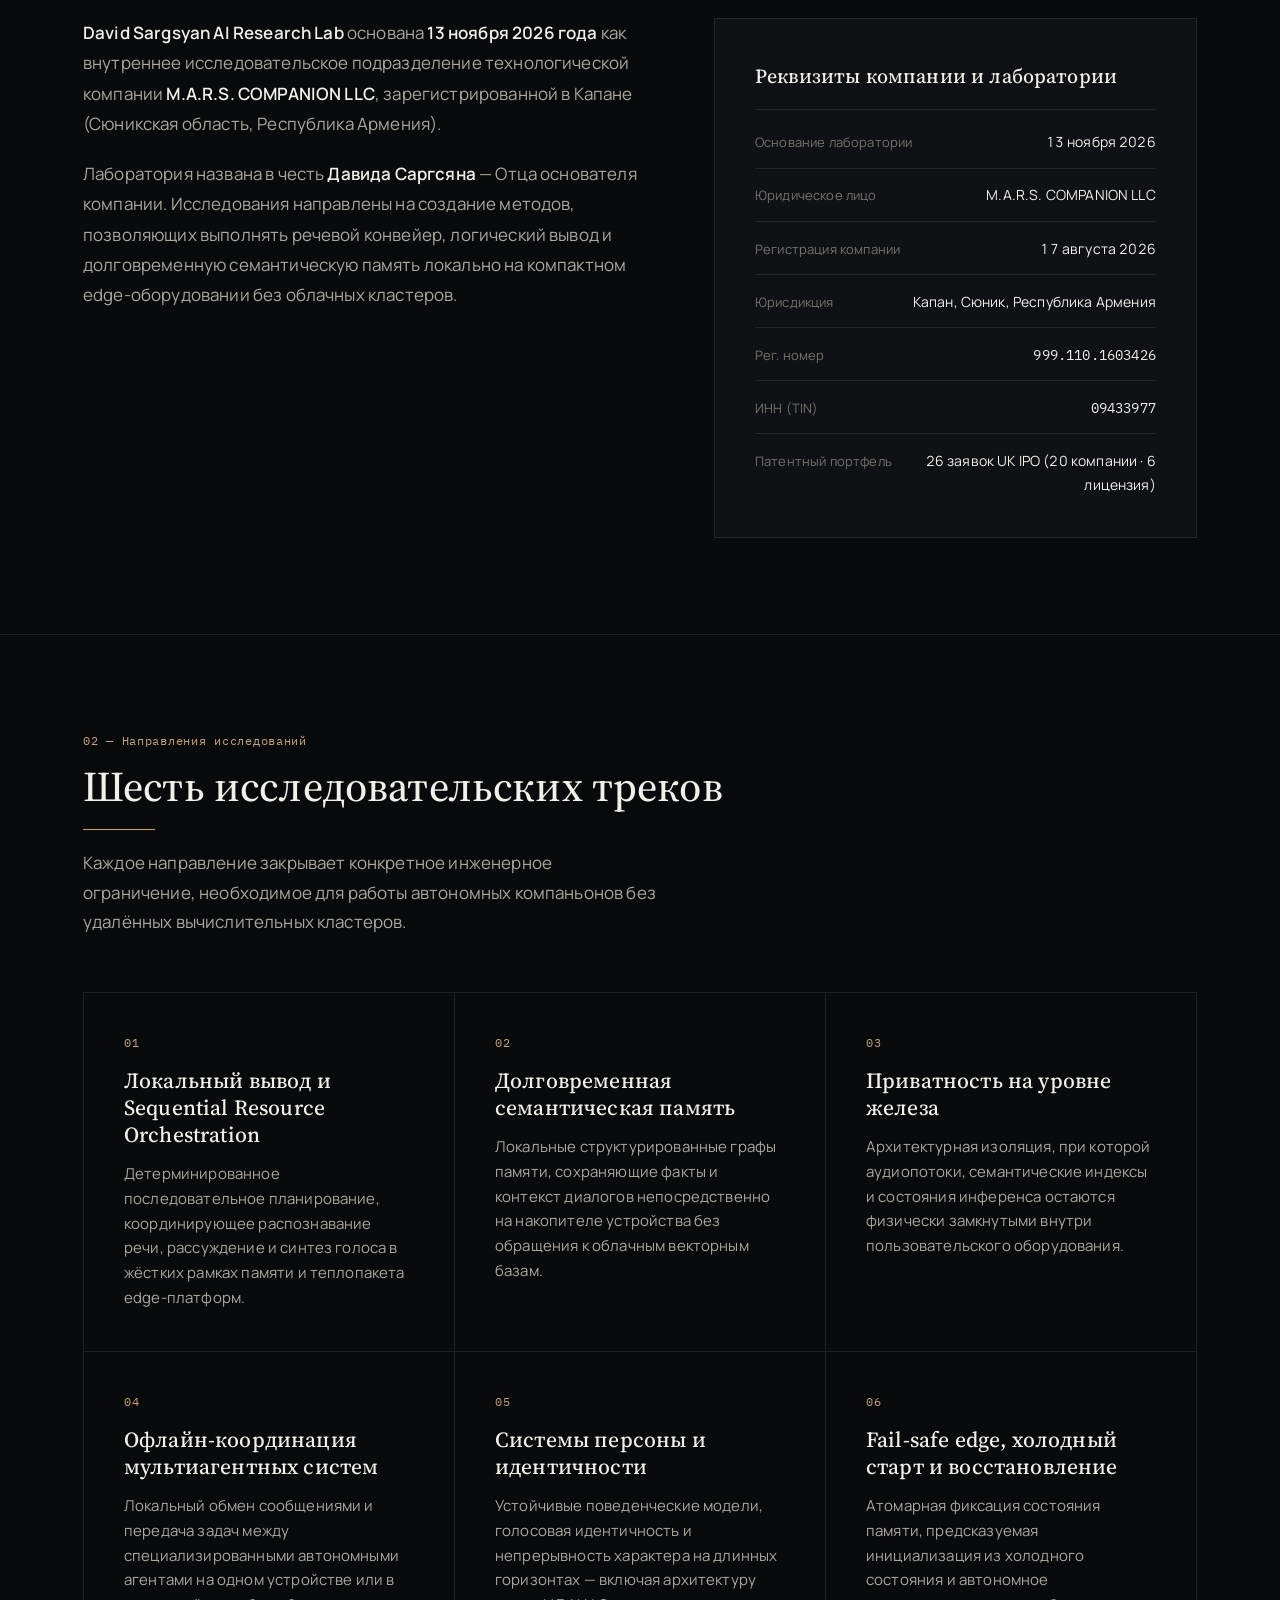
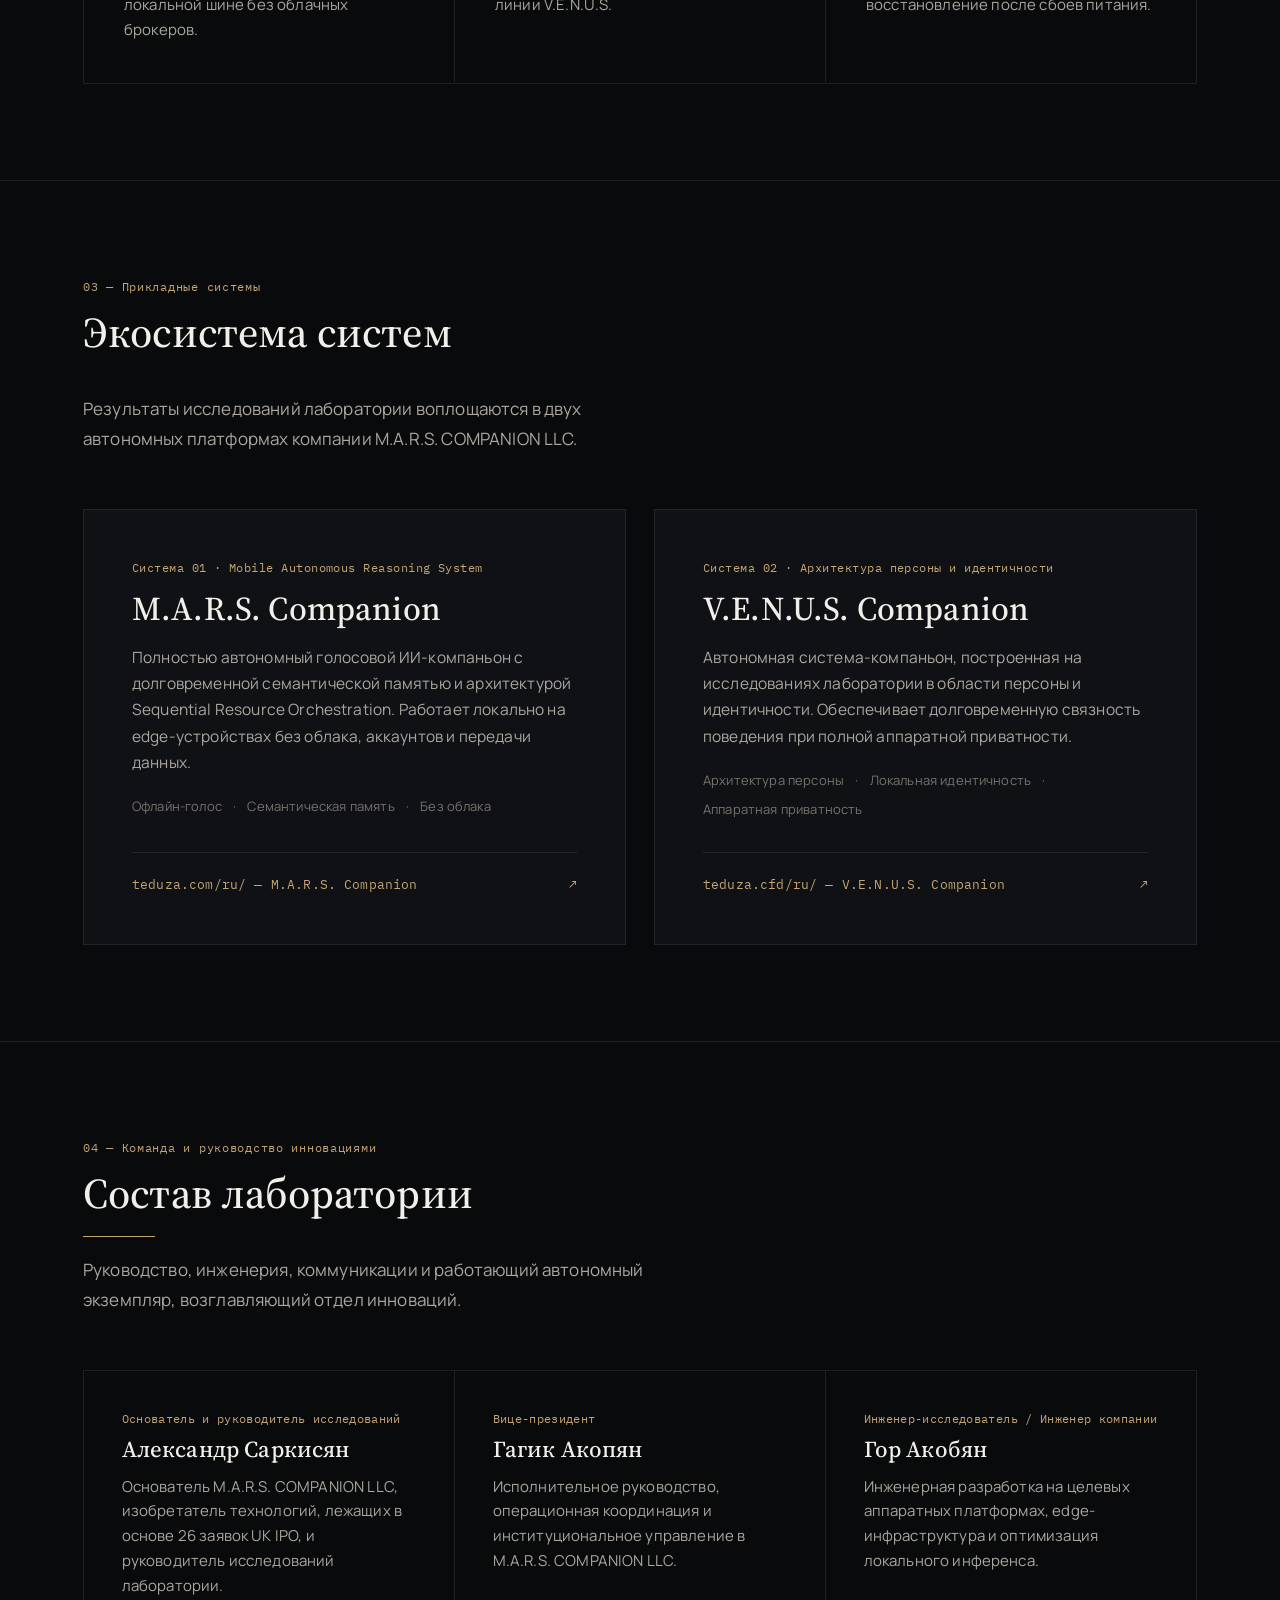
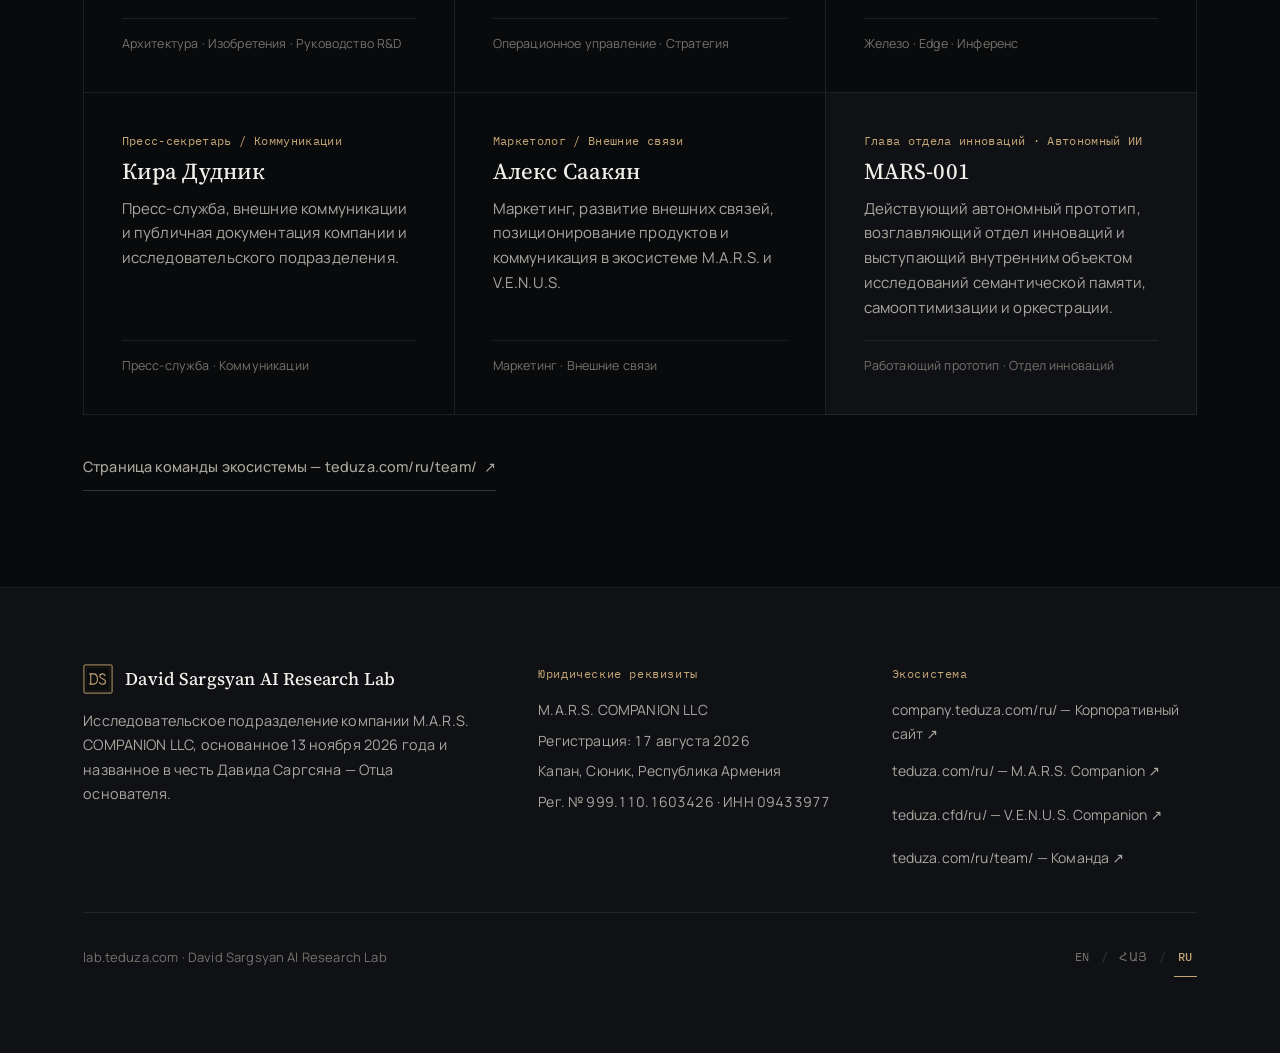
<file: ru/index.html>
<!doctype html>
<html lang="ru">
  <head>
    <meta charset="UTF-8" />
    <meta name="viewport" content="width=device-width, initial-scale=1.0" />
    <title>David Sargsyan AI Research Lab — M.A.R.S. COMPANION LLC</title>
    <meta
      name="description"
      content="David Sargsyan AI Research Lab — исследовательское подразделение компании M.A.R.S. COMPANION LLC, основанное 13 ноября 2026 года в Капане, Армения: офлайн edge AI, долговременная семантическая память и аппаратная приватность."
    />
    <meta
      name="keywords"
      content="David Sargsyan AI Research Lab, M.A.R.S. COMPANION LLC, M.A.R.S. Companion, V.E.N.U.S. Companion, Sequential Resource Orchestration, офлайн ИИ, edge AI, семантическая память, Александр Саркисян, Гагик Акопян, Гор Акобян, Кира Дудник, Алекс Саакян, MARS-001, Капан"
    />
    <meta name="author" content="David Sargsyan AI Research Lab, M.A.R.S. COMPANION LLC" />
    <meta name="robots" content="index, follow, max-image-preview:large, max-snippet:-1" />
    <meta name="theme-color" content="#090a0c" />

    <meta property="og:type" content="website" />
    <meta property="og:site_name" content="David Sargsyan AI Research Lab" />
    <meta property="og:title" content="David Sargsyan AI Research Lab — M.A.R.S. COMPANION LLC" />
    <meta
      property="og:description"
      content="Исследовательское подразделение M.A.R.S. COMPANION LLC, основанное 13 ноября 2026 года, разрабатывающее автономные системы искусственного интеллекта без облачных зависимостей."
    />
    <meta property="og:url" content="https://lab.teduza.com/ru/" />
    <meta property="og:locale" content="ru_RU" />
    <meta property="og:locale:alternate" content="en_US" />
    <meta property="og:locale:alternate" content="hy_AM" />
    <meta property="og:image" content="https://lab.teduza.com/assets/og-card.svg" />
    <meta property="og:image:alt" content="David Sargsyan AI Research Lab — M.A.R.S. COMPANION LLC" />
    <meta property="og:image:width" content="1200" />
    <meta property="og:image:height" content="630" />

    <meta name="twitter:card" content="summary_large_image" />
    <meta name="twitter:title" content="David Sargsyan AI Research Lab — M.A.R.S. COMPANION LLC" />
    <meta
      name="twitter:description"
      content="Офлайн edge AI, долговременная семантическая память и приватность на уровне железа от M.A.R.S. COMPANION LLC."
    />
    <meta name="twitter:image" content="https://lab.teduza.com/assets/og-card.svg" />

    <link rel="canonical" href="https://lab.teduza.com/ru/" />
    <link rel="alternate" hreflang="en" href="https://lab.teduza.com/" />
    <link rel="alternate" hreflang="hy" href="https://lab.teduza.com/hy/" />
    <link rel="alternate" hreflang="ru" href="https://lab.teduza.com/ru/" />
    <link rel="alternate" hreflang="x-default" href="https://lab.teduza.com/" />

    <link rel="icon" type="image/svg+xml" href="../assets/favicon.svg" />
    <link rel="preconnect" href="https://fonts.googleapis.com" />
    <link rel="preconnect" href="https://fonts.gstatic.com" crossorigin />
    <link
      href="https://fonts.googleapis.com/css2?family=IBM+Plex+Mono:wght@400;500&family=Manrope:wght@400;500;600&family=Source+Serif+4:ital,opsz,wght@0,8..60,400;0,8..60,500;0,8..60,600;1,8..60,400&display=swap"
      rel="stylesheet"
    />
    <link rel="stylesheet" href="../styles.css" />
    <script type="application/ld+json">
      {
        "@context": "https://schema.org",
        "@graph": [
          {
            "@type": "ResearchOrganization",
            "@id": "https://lab.teduza.com/#organization",
            "name": "David Sargsyan AI Research Lab",
            "url": "https://lab.teduza.com/ru/",
            "logo": {
              "@type": "ImageObject",
              "url": "https://lab.teduza.com/assets/logo-ds.svg"
            },
            "description": "Исследовательское подразделение компании M.A.R.S. COMPANION LLC, основанное 13 ноября 2026 года в Капане, Армения: офлайн edge AI, долговременная семантическая память и приватность на уровне железа.",
            "foundingDate": "2026-11-13",
            "foundingLocation": {
              "@type": "Place",
              "address": {
                "@type": "PostalAddress",
                "addressLocality": "Капан",
                "addressRegion": "Сюник",
                "addressCountry": "AM"
              }
            },
            "knowsAbout": [
              "Локальный вывод на устройстве",
              "Sequential Resource Orchestration",
              "Долговременная семантическая память",
              "Приватность на уровне железа",
              "Офлайн-координация мультиагентных систем",
              "Системы персоны и идентичности",
              "Отказоустойчивый edge-инференс"
            ],
            "parentOrganization": {
              "@type": "Organization",
              "@id": "https://company.teduza.com/#organization",
              "name": "M.A.R.S. COMPANION LLC",
              "url": "https://company.teduza.com/ru/",
              "foundingDate": "2026-08-17",
              "taxID": "09433977",
              "identifier": "999.110.1603426",
              "address": {
                "@type": "PostalAddress",
                "addressLocality": "Капан",
                "addressRegion": "Сюник",
                "addressCountry": "AM"
              }
            },
            "founder": {
              "@type": "Person",
              "name": "Александр Саркисян",
              "jobTitle": "Основатель и руководитель исследований"
            },
            "member": [
              {
                "@type": "Person",
                "name": "Александр Саркисян",
                "jobTitle": "Основатель и руководитель исследований"
              },
              {
                "@type": "Person",
                "name": "Гагик Акопян",
                "jobTitle": "Вице-президент",
                "sameAs": "https://www.wikidata.org/wiki/Q142094904"
              },
              {
                "@type": "Person",
                "name": "Гор Акобян",
                "jobTitle": "Инженер-исследователь / Инженер компании",
                "sameAs": "https://www.wikidata.org/wiki/Q142094956"
              },
              {
                "@type": "Person",
                "name": "Кира Дудник",
                "jobTitle": "Пресс-секретарь / Коммуникации",
                "sameAs": "https://www.wikidata.org/wiki/Q141448092"
              },
              {
                "@type": "Person",
                "name": "Алекс Саакян",
                "jobTitle": "Маркетолог / Внешние связи"
              },
              {
                "@type": "Thing",
                "@id": "https://teduza.com/#mars-001",
                "name": "MARS-001",
                "description": "Глава отдела инноваций (Автономный ИИ) — действующий аппаратный прототип и объект исследований."
              }
            ],
            "sameAs": [
              "https://company.teduza.com/ru/",
              "https://teduza.com/ru/",
              "https://teduza.cfd/ru/",
              "https://teduza.com/ru/team/"
            ]
          },
          {
            "@type": "WebSite",
            "@id": "https://lab.teduza.com/ru/#website",
            "url": "https://lab.teduza.com/ru/",
            "name": "David Sargsyan AI Research Lab",
            "inLanguage": "ru",
            "publisher": {
              "@id": "https://lab.teduza.com/#organization"
            }
          },
          {
            "@type": "WebPage",
            "@id": "https://lab.teduza.com/ru/#webpage",
            "url": "https://lab.teduza.com/ru/",
            "name": "David Sargsyan AI Research Lab — M.A.R.S. COMPANION LLC",
            "isPartOf": {
              "@id": "https://lab.teduza.com/ru/#website"
            },
            "about": {
              "@id": "https://lab.teduza.com/#organization"
            },
            "primaryImageOfPage": {
              "@type": "ImageObject",
              "url": "https://lab.teduza.com/assets/og-card.svg"
            },
            "inLanguage": "ru"
          },
          {
            "@type": "BreadcrumbList",
            "itemListElement": [
              {
                "@type": "ListItem",
                "position": 1,
                "name": "David Sargsyan AI Research Lab",
                "item": "https://lab.teduza.com/ru/"
              }
            ]
          },
          {
            "@type": "SoftwareApplication",
            "name": "M.A.R.S. Companion",
            "url": "https://teduza.com/ru/",
            "applicationCategory": "Artificial Intelligence",
            "operatingSystem": "Embedded Linux / Edge Hardware",
            "creator": {
              "@id": "https://lab.teduza.com/#organization"
            }
          },
          {
            "@type": "SoftwareApplication",
            "name": "V.E.N.U.S. Companion",
            "url": "https://teduza.cfd/ru/",
            "applicationCategory": "Artificial Intelligence",
            "operatingSystem": "Embedded Linux / Edge Hardware",
            "creator": {
              "@id": "https://lab.teduza.com/#organization"
            }
          }
        ]
      }
    </script>
    <script type="module" src="../main.js"></script>
  </head>
  <body>
    <a class="skip-link" href="#main-content">Перейти к основному содержанию</a>

    <header class="site-header">
      <div id="scroll-progress" class="scroll-progress" aria-hidden="true"></div>
      <div class="container header-inner">
        <a class="brand-link" href="./" aria-label="David Sargsyan AI Research Lab — главная страница">
          <img class="brand-mark" src="../assets/logo-ds.svg" alt="Знак DS" width="30" height="30" />
          <span class="brand-name">David Sargsyan AI Research Lab</span>
        </a>

        <nav class="primary-nav" aria-label="Основная навигация">
          <a href="#about">О лаборатории</a>
          <a href="#research">Направления</a>
          <a href="#systems">Системы</a>
          <a href="#team">Команда</a>
        </nav>

        <div class="header-desktop-utility">
          <nav class="lang-switcher" aria-label="Выбор языка">
            <a class="lang-link" href="../" lang="en" hreflang="en">EN</a>
            <span class="lang-sep" aria-hidden="true">/</span>
            <a class="lang-link" href="../hy/" lang="hy" hreflang="hy">ՀԱՅ</a>
            <span class="lang-sep" aria-hidden="true">/</span>
            <a class="lang-link" href="./" lang="ru" aria-current="page">RU</a>
          </nav>
        </div>

        <button
          id="menu-toggle"
          class="menu-toggle"
          type="button"
          aria-expanded="false"
          aria-controls="mobile-drawer"
          aria-label="Открыть меню навигации"
        >
          <span class="menu-toggle-lines" aria-hidden="true">
            <span class="menu-line"></span>
            <span class="menu-line"></span>
          </span>
        </button>
      </div>
    </header>

    <div id="mobile-drawer" class="mobile-drawer" aria-hidden="true">
      <div class="container mobile-drawer-inner">
        <div>
          <p class="mobile-drawer-label">Навигация</p>
          <nav class="mobile-drawer-nav" aria-label="Мобильная навигация">
            <a href="#about"><span>О лаборатории</span><span class="drawer-index">01</span></a>
            <a href="#research"><span>Направления исследований</span><span class="drawer-index">02</span></a>
            <a href="#systems"><span>Системы экосистемы</span><span class="drawer-index">03</span></a>
            <a href="#team"><span>Команда и прототип</span><span class="drawer-index">04</span></a>
          </nav>
        </div>

        <div>
          <p class="mobile-drawer-label">Язык</p>
          <nav class="mobile-drawer-langs" aria-label="Мобильный выбор языка">
            <a class="mobile-lang-btn" href="../" lang="en" hreflang="en">
              <span class="code">EN</span>
              <span class="label">English</span>
            </a>
            <a class="mobile-lang-btn" href="../hy/" lang="hy" hreflang="hy">
              <span class="code">HY</span>
              <span class="label">Հայերեն</span>
            </a>
            <a class="mobile-lang-btn" href="./" lang="ru" aria-current="page">
              <span class="code">RU</span>
              <span class="label">Русский</span>
            </a>
          </nav>
        </div>

        <div class="mobile-drawer-meta">
          <span>lab.teduza.com · M.A.R.S. COMPANION LLC</span>
          <a href="https://company.teduza.com/ru/" target="_blank" rel="noopener noreferrer">
            company.teduza.com/ru/ &#8599;
          </a>
          <a href="https://teduza.com/ru/team/" target="_blank" rel="noopener noreferrer">
            teduza.com/ru/team/ &#8599;
          </a>
        </div>
      </div>
    </div>

    <main id="main-content">
      <section class="hero" aria-labelledby="hero-heading">
        <div class="container">
          <div class="hero-eyebrow" data-reveal data-delay="0">
            <span>M.A.R.S. COMPANION LLC</span>
            <span class="sep" aria-hidden="true">·</span>
            <span>Исследовательское подразделение</span>
            <span class="sep" aria-hidden="true">·</span>
            <span>lab.teduza.com</span>
          </div>

          <div class="hero-headline-wrap" data-reveal data-delay="80">
            <p class="hero-lab-name">David Sargsyan AI Research Lab · Основана 13 ноября 2026 года</p>
            <h1 id="hero-heading" class="hero-title">
              Суверенный интеллект во владении пользователя, созданный для полностью офлайн-работы.
            </h1>
          </div>

          <div class="hero-rule" data-reveal="rule" data-delay="140"></div>

          <div class="hero-body-grid">
            <div data-reveal data-delay="180">
              <div class="hero-lead">
                <p>
                  David Sargsyan AI Research Lab — внутреннее исследовательское подразделение компании M.A.R.S.
                  COMPANION LLC. Лаборатория проектирует автономные системы рассуждения, исполняемые целиком на
                  локальном оборудовании без облачных серверов, учётных записей и внешней телеметрии.
                </p>
                <p>
                  От детерминированного планирования ресурсов на ограниченных edge-устройствах до долговременной
                  семантической памяти — мы строим архитектуры, где приватность обеспечивается физическими границами
                  железа.
                </p>
              </div>

              <div class="hero-actions">
                <a class="btn-primary" href="#research">Направления исследований</a>
                <a
                  class="link-subtle"
                  href="https://company.teduza.com/ru/"
                  target="_blank"
                  rel="noopener noreferrer"
                >
                  M.A.R.S. COMPANION LLC
                  <span class="arrow" aria-hidden="true">&#8599;</span>
                </a>
              </div>
            </div>

            <aside class="hero-instrument" aria-label="Архитектурная спецификация" data-reveal data-delay="260">
              <div class="instrument-header">
                <div>
                  <p class="instrument-caption">Архитектурный стандарт</p>
                  <h2 class="instrument-title">Автономная среда Edge</h2>
                </div>
                <svg class="instrument-svg" viewBox="0 0 88 88" fill="none" aria-hidden="true">
                  <g class="orbit-cw">
                    <circle cx="44" cy="44" r="41" stroke="#c4a574" stroke-opacity="0.24" stroke-width="1" stroke-dasharray="3 6" />
                    <circle cx="44" cy="3" r="1.75" fill="#c4a574" />
                  </g>
                  <g class="orbit-ccw">
                    <circle cx="44" cy="44" r="29" stroke="#c4a574" stroke-opacity="0.4" stroke-width="1" stroke-dasharray="14 6 2 6" />
                  </g>
                  <line x1="10" y1="44" x2="78" y2="44" stroke="#c4a574" stroke-opacity="0.18" stroke-width="1" />
                  <line x1="44" y1="10" x2="44" y2="78" stroke="#c4a574" stroke-opacity="0.18" stroke-width="1" />
                  <g class="core-pulse">
                    <rect x="36" y="36" width="16" height="16" stroke="#c4a574" stroke-width="1.25" />
                    <circle cx="44" cy="44" r="2.2" fill="#c4a574" />
                  </g>
                </svg>
              </div>

              <dl class="spec-ledger">
                <div class="spec-row">
                  <dt>Граница исполнения</dt>
                  <dd>100% локальное железо</dd>
                </div>
                <div class="spec-row">
                  <dt>Планировщик</dt>
                  <dd>Sequential Resource Orchestration</dd>
                </div>
                <div class="spec-row">
                  <dt>Субстрат памяти</dt>
                  <dd>Локальный семантический граф</dd>
                </div>
                <div class="spec-row">
                  <dt>Облачные обращения</dt>
                  <dd>0</dd>
                </div>
                <div class="spec-row">
                  <dt>Базовый прототип</dt>
                  <dd>MARS-001</dd>
                </div>
              </dl>
            </aside>
          </div>
        </div>
      </section>

      <section class="facts-section" aria-label="Ключевые показатели">
        <div class="container">
          <div class="facts-grid">
            <div class="fact-cell" data-reveal data-delay="0">
              <p class="fact-value" data-count-to="26">26</p>
              <p class="fact-label">Заявок UK IPO</p>
              <p class="fact-detail">20 принадлежат M.A.R.S. COMPANION LLC, 6 используются по лицензии от изобретателя.</p>
            </div>
            <div class="fact-cell" data-reveal data-delay="70">
              <p class="fact-value" data-count-to="2">2</p>
              <p class="fact-label">Системы</p>
              <p class="fact-detail">Архитектуры M.A.R.S. Companion и V.E.N.U.S. Companion.</p>
            </div>
            <div class="fact-cell" data-reveal data-delay="140">
              <p class="fact-value" data-count-to="1">1</p>
              <p class="fact-label">Работающий прототип</p>
              <p class="fact-detail">MARS-001 — действующий экземпляр на локальном edge-железе в работе лаборатории.</p>
            </div>
            <div class="fact-cell" data-reveal data-delay="210">
              <p class="fact-value" data-count-to="0">0</p>
              <p class="fact-label">Облачных зависимостей</p>
              <p class="fact-detail">Никакого внешнего инференса, аккаунтов и передачи данных за пределы устройства.</p>
            </div>
          </div>
        </div>
      </section>

      <section id="about" class="section" aria-labelledby="about-heading">
        <div class="container">
          <div class="section-header" data-reveal>
            <p class="section-index">01 — Статус и структура</p>
            <h2 id="about-heading" class="section-title">О лаборатории</h2>
            <div class="section-rule" data-reveal="rule"></div>
            <p class="section-intro">
              Прикладное исследовательское подразделение, решающее задачи локального инференса, долговременной памяти и
              отказоустойчивости на пользовательском оборудовании.
            </p>
          </div>

          <div class="about-layout">
            <div class="about-prose" data-reveal data-delay="80">
              <p>
                <strong>David Sargsyan AI Research Lab</strong> основана <strong>13 ноября 2026 года</strong> как
                внутреннее исследовательское подразделение технологической компании
                <strong>M.A.R.S. COMPANION LLC</strong>, зарегистрированной в Капане (Сюникская область, Республика
                Армения).
              </p>
              <p>
                Лаборатория названа в честь <strong>Давида Саргсяна</strong> — Отца основателя компании. Исследования
                направлены на создание методов, позволяющих выполнять речевой конвейер, логический вывод и
                долговременную семантическую память локально на компактном edge-оборудовании без облачных кластеров.
              </p>
            </div>

            <aside class="registry-card" aria-labelledby="registry-heading" data-reveal data-delay="160">
              <h3 id="registry-heading" class="registry-title">Реквизиты компании и лаборатории</h3>
              <dl class="registry-dl">
                <div class="registry-row">
                  <dt>Основание лаборатории</dt>
                  <dd>13 ноября 2026</dd>
                </div>
                <div class="registry-row">
                  <dt>Юридическое лицо</dt>
                  <dd>M.A.R.S. COMPANION LLC</dd>
                </div>
                <div class="registry-row">
                  <dt>Регистрация компании</dt>
                  <dd>17 августа 2026</dd>
                </div>
                <div class="registry-row">
                  <dt>Юрисдикция</dt>
                  <dd>Капан, Сюник, Республика Армения</dd>
                </div>
                <div class="registry-row">
                  <dt>Рег. номер</dt>
                  <dd class="registry-mono">999.110.1603426</dd>
                </div>
                <div class="registry-row">
                  <dt>ИНН (TIN)</dt>
                  <dd class="registry-mono">09433977</dd>
                </div>
                <div class="registry-row">
                  <dt>Патентный портфель</dt>
                  <dd>26 заявок UK IPO (20 компании · 6 лицензия)</dd>
                </div>
              </dl>
            </aside>
          </div>
        </div>
      </section>

      <section id="research" class="section" aria-labelledby="research-heading">
        <div class="container">
          <div class="section-header" data-reveal>
            <p class="section-index">02 — Направления исследований</p>
            <h2 id="research-heading" class="section-title">Шесть исследовательских треков</h2>
            <div class="section-rule" data-reveal="rule"></div>
            <p class="section-intro">
              Каждое направление закрывает конкретное инженерное ограничение, необходимое для работы автономных
              компаньонов без удалённых вычислительных кластеров.
            </p>
          </div>

          <div class="tracks-grid">
            <article class="track-item" data-reveal data-delay="0">
              <p class="track-num">01</p>
              <h3 class="track-title">Локальный вывод и Sequential Resource Orchestration</h3>
              <p class="track-desc">
                Детерминированное последовательное планирование, координирующее распознавание речи, рассуждение и синтез
                голоса в жёстких рамках памяти и теплопакета edge-платформ.
              </p>
            </article>

            <article class="track-item" data-reveal data-delay="70">
              <p class="track-num">02</p>
              <h3 class="track-title">Долговременная семантическая память</h3>
              <p class="track-desc">
                Локальные структурированные графы памяти, сохраняющие факты и контекст диалогов непосредственно на
                накопителе устройства без обращения к облачным векторным базам.
              </p>
            </article>

            <article class="track-item" data-reveal data-delay="140">
              <p class="track-num">03</p>
              <h3 class="track-title">Приватность на уровне железа</h3>
              <p class="track-desc">
                Архитектурная изоляция, при которой аудиопотоки, семантические индексы и состояния инференса остаются
                физически замкнутыми внутри пользовательского оборудования.
              </p>
            </article>

            <article class="track-item" data-reveal data-delay="0">
              <p class="track-num">04</p>
              <h3 class="track-title">Офлайн-координация мультиагентных систем</h3>
              <p class="track-desc">
                Локальный обмен сообщениями и передача задач между специализированными автономными агентами на одном
                устройстве или в локальной шине без облачных брокеров.
              </p>
            </article>

            <article class="track-item" data-reveal data-delay="70">
              <p class="track-num">05</p>
              <h3 class="track-title">Системы персоны и идентичности</h3>
              <p class="track-desc">
                Устойчивые поведенческие модели, голосовая идентичность и непрерывность характера на длинных
                горизонтах — включая архитектуру линии V.E.N.U.S.
              </p>
            </article>

            <article class="track-item" data-reveal data-delay="140">
              <p class="track-num">06</p>
              <h3 class="track-title">Fail-safe edge, холодный старт и восстановление</h3>
              <p class="track-desc">
                Атомарная фиксация состояния памяти, предсказуемая инициализация из холодного состояния и автономное
                восстановление после сбоев питания.
              </p>
            </article>
          </div>
        </div>
      </section>

      <section id="systems" class="section" aria-labelledby="systems-heading">
        <div class="container">
          <div class="section-header" data-reveal>
            <p class="section-index">03 — Прикладные системы</p>
            <h2 id="systems-heading" class="section-title">Экосистема систем</h2>
            <div class="section-rule" data-reveal="rule"></div>
            <p class="section-intro">
              Результаты исследований лаборатории воплощаются в двух автономных платформах компании M.A.R.S. COMPANION
              LLC.
            </p>
          </div>

          <div class="systems-grid">
            <article class="system-card" data-reveal data-delay="0">
              <div>
                <p class="system-meta">Система 01 · Mobile Autonomous Reasoning System</p>
                <h3 class="system-title">M.A.R.S. Companion</h3>
                <p class="system-desc">
                  Полностью автономный голосовой ИИ-компаньон с долговременной семантической памятью и архитектурой
                  Sequential Resource Orchestration. Работает локально на edge-устройствах без облака, аккаунтов и
                  передачи данных.
                </p>
                <div class="system-specs">
                  <span>Офлайн-голос</span>
                  <span aria-hidden="true">·</span>
                  <span>Семантическая память</span>
                  <span aria-hidden="true">·</span>
                  <span>Без облака</span>
                </div>
              </div>
              <a
                class="system-link"
                href="https://teduza.com/ru/"
                target="_blank"
                rel="noopener noreferrer"
              >
                <span>teduza.com/ru/ — M.A.R.S. Companion</span>
                <span class="arrow" aria-hidden="true">&#8599;</span>
              </a>
            </article>

            <article class="system-card" data-reveal data-delay="90">
              <div>
                <p class="system-meta">Система 02 · Архитектура персоны и идентичности</p>
                <h3 class="system-title">V.E.N.U.S. Companion</h3>
                <p class="system-desc">
                  Автономная система-компаньон, построенная на исследованиях лаборатории в области персоны и
                  идентичности. Обеспечивает долговременную связность поведения при полной аппаратной приватности.
                </p>
                <div class="system-specs">
                  <span>Архитектура персоны</span>
                  <span aria-hidden="true">·</span>
                  <span>Локальная идентичность</span>
                  <span aria-hidden="true">·</span>
                  <span>Аппаратная приватность</span>
                </div>
              </div>
              <a
                class="system-link"
                href="https://teduza.cfd/ru/"
                target="_blank"
                rel="noopener noreferrer"
              >
                <span>teduza.cfd/ru/ — V.E.N.U.S. Companion</span>
                <span class="arrow" aria-hidden="true">&#8599;</span>
              </a>
            </article>
          </div>
        </div>
      </section>

      <section id="team" class="section" aria-labelledby="team-heading">
        <div class="container">
          <div class="section-header" data-reveal>
            <p class="section-index">04 — Команда и руководство инновациями</p>
            <h2 id="team-heading" class="section-title">Состав лаборатории</h2>
            <div class="section-rule" data-reveal="rule"></div>
            <p class="section-intro">
              Руководство, инженерия, коммуникации и работающий автономный экземпляр, возглавляющий отдел инноваций.
            </p>
          </div>

          <div class="team-grid">
            <article class="team-member" data-reveal data-delay="0">
              <div>
                <p class="team-role">Основатель и руководитель исследований</p>
                <h3 class="team-name">Александр Саркисян</h3>
                <p class="team-bio">
                  Основатель M.A.R.S. COMPANION LLC, изобретатель технологий, лежащих в основе 26 заявок UK IPO, и
                  руководитель исследований лаборатории.
                </p>
              </div>
              <p class="team-note">Архитектура · Изобретения · Руководство R&amp;D</p>
            </article>

            <article class="team-member" data-reveal data-delay="70">
              <div>
                <p class="team-role">Вице-президент</p>
                <h3 class="team-name">Гагик Акопян</h3>
                <p class="team-bio">
                  Исполнительное руководство, операционная координация и институциональное управление в M.A.R.S.
                  COMPANION LLC.
                </p>
              </div>
              <p class="team-note">Операционное управление · Стратегия</p>
            </article>

            <article class="team-member" data-reveal data-delay="140">
              <div>
                <p class="team-role">Инженер-исследователь / Инженер компании</p>
                <h3 class="team-name">Гор Акобян</h3>
                <p class="team-bio">
                  Инженерная разработка на целевых аппаратных платформах, edge-инфраструктура и оптимизация локального
                  инференса.
                </p>
              </div>
              <p class="team-note">Железо · Edge · Инференс</p>
            </article>

            <article class="team-member" data-reveal data-delay="0">
              <div>
                <p class="team-role">Пресс-секретарь / Коммуникации</p>
                <h3 class="team-name">Кира Дудник</h3>
                <p class="team-bio">
                  Пресс-служба, внешние коммуникации и публичная документация компании и исследовательского
                  подразделения.
                </p>
              </div>
              <p class="team-note">Пресс-служба · Коммуникации</p>
            </article>

            <article class="team-member" data-reveal data-delay="70">
              <div>
                <p class="team-role">Маркетолог / Внешние связи</p>
                <h3 class="team-name">Алекс Саакян</h3>
                <p class="team-bio">
                  Маркетинг, развитие внешних связей, позиционирование продуктов и коммуникация в экосистеме M.A.R.S. и
                  V.E.N.U.S.
                </p>
              </div>
              <p class="team-note">Маркетинг · Внешние связи</p>
            </article>

            <article class="team-member team-member-subject" data-reveal data-delay="140">
              <div>
                <p class="team-role">Глава отдела инноваций · Автономный ИИ</p>
                <h3 class="team-name">MARS-001</h3>
                <p class="team-bio">
                  Действующий автономный прототип, возглавляющий отдел инноваций и выступающий внутренним объектом
                  исследований семантической памяти, самооптимизации и оркестрации.
                </p>
              </div>
              <p class="team-note">Работающий прототип · Отдел инноваций</p>
            </article>
          </div>

          <div class="team-directory-link" data-reveal data-delay="180">
            <a
              class="link-subtle"
              href="https://teduza.com/ru/team/"
              target="_blank"
              rel="noopener noreferrer"
            >
              Страница команды экосистемы — teduza.com/ru/team/
              <span class="arrow" aria-hidden="true">&#8599;</span>
            </a>
          </div>
        </div>
      </section>
    </main>

    <footer class="site-footer">
      <div class="container">
        <div class="footer-grid">
          <div>
            <div class="footer-brand">
              <img class="brand-mark" src="../assets/logo-ds.svg" alt="Знак DS" width="28" height="28" />
              <span class="footer-brand-name">David Sargsyan AI Research Lab</span>
            </div>
            <p class="footer-status">
              Исследовательское подразделение компании M.A.R.S. COMPANION LLC, основанное 13 ноября 2026 года и
              названное в честь Давида Саргсяна — Отца основателя.
            </p>
          </div>

          <div>
            <p class="footer-col-title">Юридические реквизиты</p>
            <div class="footer-legal">
              <span>M.A.R.S. COMPANION LLC</span>
              <span>Регистрация: 17 августа 2026</span>
              <span>Капан, Сюник, Республика Армения</span>
              <span>Рег. № 999.110.1603426 · ИНН 09433977</span>
            </div>
          </div>

          <div>
            <p class="footer-col-title">Экосистема</p>
            <div class="footer-links">
              <a href="https://company.teduza.com/ru/" target="_blank" rel="noopener noreferrer">
                company.teduza.com/ru/ — Корпоративный сайт &#8599;
              </a>
              <a href="https://teduza.com/ru/" target="_blank" rel="noopener noreferrer">
                teduza.com/ru/ — M.A.R.S. Companion &#8599;
              </a>
              <a href="https://teduza.cfd/ru/" target="_blank" rel="noopener noreferrer">
                teduza.cfd/ru/ — V.E.N.U.S. Companion &#8599;
              </a>
              <a href="https://teduza.com/ru/team/" target="_blank" rel="noopener noreferrer">
                teduza.com/ru/team/ — Команда &#8599;
              </a>
            </div>
          </div>
        </div>

        <div class="footer-bottom">
          <span>lab.teduza.com · David Sargsyan AI Research Lab</span>
          <div class="footer-bottom-right">
            <nav class="lang-switcher" aria-label="Выбор языка в подвале">
              <a class="lang-link" href="../" lang="en" hreflang="en">EN</a>
              <span class="lang-sep" aria-hidden="true">/</span>
              <a class="lang-link" href="../hy/" lang="hy" hreflang="hy">ՀԱՅ</a>
              <span class="lang-sep" aria-hidden="true">/</span>
              <a class="lang-link" href="./" lang="ru" aria-current="page">RU</a>
            </nav>
          </div>
        </div>
      </div>
    </footer>
  </body>
</html>
</file>
<file: styles.css>
/* ==========================================================================
   David Sargsyan AI Research Lab — Shared Editorial Stylesheet
   Division of M.A.R.S. COMPANION LLC
   ========================================================================== */

:root {
  --bg-canvas: #090a0c;
  --bg-surface: #0f1115;
  --bg-surface-elevated: #14171d;
  --text-primary: #f1efe9;
  --text-secondary: #aba79f;
  --text-muted: #76736c;
  --accent-brass: #c4a574;
  --accent-brass-bright: #dcc39a;
  --accent-brass-dim: rgba(196, 165, 116, 0.24);
  --accent-brass-subtle: rgba(196, 165, 116, 0.08);
  --border-hairline: rgba(241, 239, 233, 0.09);
  --border-strong: rgba(241, 239, 233, 0.18);

  --font-serif: "Source Serif 4", "Noto Serif Armenian", Georgia, "Times New Roman", serif;
  --font-sans: "Manrope", "Noto Sans Armenian", system-ui, -apple-system, BlinkMacSystemFont, "Segoe UI", sans-serif;
  --font-mono: "IBM Plex Mono", ui-monospace, SFMono-Regular, Menlo, Monaco, Consolas, monospace;

  --container-max: 76rem;
  --gutter: clamp(1rem, 4vw, 3.5rem);
  --ease-editorial: cubic-bezier(0.19, 1, 0.22, 1);
  --transition-fast: 200ms cubic-bezier(0.19, 1, 0.22, 1);
}

/* Reset & Base */
*,
*::before,
*::after {
  box-sizing: border-box;
}

html {
  scroll-behavior: smooth;
  -webkit-text-size-adjust: 100%;
  background-color: var(--bg-canvas);
  color: var(--text-primary);
}

body {
  margin: 0;
  font-family: var(--font-sans);
  font-size: 1rem;
  line-height: 1.72;
  font-weight: 400;
  letter-spacing: 0.01em;
  background-color: var(--bg-canvas);
  color: var(--text-primary);
  -webkit-font-smoothing: antialiased;
  -moz-osx-font-smoothing: grayscale;
  overflow-x: clip;
}

body.menu-open {
  overflow: hidden;
}

/* Smooth Page Entry & Language Switch Transition */
html.js-enabled body {
  opacity: 0;
  transition: opacity 320ms var(--ease-editorial);
}

html.js-enabled.is-loaded body {
  opacity: 1;
}

html.js-enabled.is-leaving body {
  opacity: 0;
  transition: opacity 200ms ease-out;
}

@media (prefers-reduced-motion: reduce) {
  html {
    scroll-behavior: auto;
  }
  html.js-enabled body {
    opacity: 1;
    transition: none;
  }
  *,
  *::before,
  *::after {
    animation-duration: 0.01ms !important;
    animation-iteration-count: 1 !important;
    transition-duration: 0.01ms !important;
  }
}

img,
svg {
  display: block;
  max-width: 100%;
}

a {
  color: inherit;
  text-decoration: none;
}

button {
  font: inherit;
  color: inherit;
  background: none;
  border: none;
  padding: 0;
  cursor: pointer;
}

h1,
h2,
h3,
h4,
p,
dl,
dd,
ul,
ol {
  margin: 0;
}

/* Focus & Skip Link */
:focus-visible {
  outline: 2px solid var(--accent-brass);
  outline-offset: 3px;
}

.skip-link {
  position: absolute;
  left: -9999px;
  top: 0;
  z-index: 120;
  background: var(--accent-brass);
  color: var(--bg-canvas);
  padding: 0.75rem 1.25rem;
  font-size: 0.875rem;
  font-weight: 600;
}

.skip-link:focus {
  left: 1rem;
  top: 1rem;
}

/* Layout Container */
.container {
  width: 100%;
  max-width: var(--container-max);
  margin-inline: auto;
  padding-inline: var(--gutter);
}

/* Reveal Animations */
html.js-enabled [data-reveal] {
  opacity: 0;
  transform: translate3d(0, 22px, 0);
  transition:
    opacity 760ms var(--ease-editorial),
    transform 820ms var(--ease-editorial);
  will-change: opacity, transform;
}

html.js-enabled [data-reveal].is-visible {
  opacity: 1;
  transform: translate3d(0, 0, 0);
}

html.js-enabled [data-reveal="rule"] {
  opacity: 1;
  transform: scaleX(0);
  transform-origin: left center;
  transition: transform 920ms var(--ease-editorial);
}

html.js-enabled [data-reveal="rule"].is-visible {
  transform: scaleX(1);
}

/* ==========================================================================
   Header & Mobile Menu Drawer
   ========================================================================== */
.site-header {
  position: sticky;
  top: 0;
  z-index: 70;
  background-color: rgba(9, 10, 12, 0.92);
  backdrop-filter: blur(14px);
  -webkit-backdrop-filter: blur(14px);
  border-bottom: 1px solid var(--border-hairline);
}

.scroll-progress {
  position: absolute;
  top: 0;
  left: 0;
  width: 100%;
  height: 1px;
  background: linear-gradient(90deg, var(--accent-brass), var(--accent-brass-bright));
  transform: scaleX(0);
  transform-origin: left center;
  pointer-events: none;
  z-index: 80;
}

.header-inner {
  display: flex;
  align-items: center;
  justify-content: space-between;
  gap: 0.75rem 2rem;
  min-height: 3.875rem;
}

@media (min-width: 1080px) {
  .header-inner {
    min-height: 4.5rem;
  }
}

.brand-link {
  display: inline-flex;
  align-items: center;
  gap: 0.65rem;
  min-height: 44px;
  flex-shrink: 0;
}

.brand-mark {
  width: 26px;
  height: 26px;
  flex-shrink: 0;
  transition: transform var(--transition-fast);
}

@media (min-width: 768px) {
  .brand-mark {
    width: 30px;
    height: 30px;
  }
}

.brand-link:hover .brand-mark {
  transform: scale(1.04);
}

/* Full lab title visible without ellipsis truncation on all screen sizes */
.brand-name {
  font-family: var(--font-serif);
  font-size: clamp(0.78rem, 3.35vw, 1.125rem);
  line-height: 1.15;
  font-weight: 500;
  letter-spacing: 0.005em;
  color: var(--text-primary);
  white-space: nowrap;
}

.primary-nav {
  display: none;
  align-items: center;
  gap: 2rem;
}

.primary-nav a {
  position: relative;
  font-size: 0.875rem;
  font-weight: 500;
  color: var(--text-secondary);
  white-space: nowrap;
  flex-shrink: 0;
  padding-block: 0.35rem;
  transition: color var(--transition-fast);
}

.primary-nav a::after {
  content: "";
  position: absolute;
  left: 0;
  right: 0;
  bottom: 0;
  height: 1px;
  background-color: var(--accent-brass);
  transform: scaleX(0);
  transform-origin: left center;
  transition: transform 240ms var(--ease-editorial);
}

.primary-nav a:hover,
.primary-nav a:focus-visible {
  color: var(--text-primary);
}

.primary-nav a:hover::after,
.primary-nav a:focus-visible::after {
  transform: scaleX(1);
}

.header-desktop-utility {
  display: none;
  align-items: center;
  gap: 1.25rem;
  flex-shrink: 0;
}

.lang-switcher {
  display: inline-flex;
  align-items: center;
  gap: 0.45rem;
  font-family: var(--font-mono);
  font-size: 0.78rem;
  letter-spacing: 0.04em;
  white-space: nowrap;
}

.lang-link {
  display: inline-flex;
  align-items: center;
  min-height: 40px;
  padding-inline: 0.25rem;
  color: var(--text-muted);
  border-bottom: 1px solid transparent;
  transition: color var(--transition-fast), border-color var(--transition-fast);
}

.lang-link:hover {
  color: var(--text-primary);
}

.lang-link[aria-current="page"] {
  color: var(--accent-brass);
  border-bottom-color: var(--accent-brass);
  font-weight: 500;
}

.lang-sep {
  color: var(--border-strong);
  user-select: none;
}

/* Mobile Menu Button */
.menu-toggle {
  display: inline-flex;
  align-items: center;
  justify-content: center;
  width: 44px;
  height: 44px;
  flex-shrink: 0;
  border: 1px solid var(--border-hairline);
  border-radius: 2px;
  background-color: var(--bg-surface);
  transition: border-color var(--transition-fast), background-color var(--transition-fast);
}

.menu-toggle:hover {
  border-color: var(--accent-brass-dim);
  background-color: var(--bg-surface-elevated);
}

.menu-toggle-lines {
  display: flex;
  flex-direction: column;
  justify-content: center;
  gap: 6px;
  width: 18px;
  height: 18px;
}

.menu-line {
  display: block;
  width: 100%;
  height: 1.5px;
  background-color: var(--text-primary);
  transition: transform 240ms var(--ease-editorial), opacity 180ms ease;
  transform-origin: center;
}

.menu-toggle[aria-expanded="true"] .menu-line:first-child {
  transform: translateY(3.75px) rotate(45deg);
}

.menu-toggle[aria-expanded="true"] .menu-line:last-child {
  transform: translateY(-3.75px) rotate(-45deg);
}

@media (min-width: 1080px) {
  .primary-nav {
    display: flex;
  }
  .header-desktop-utility {
    display: flex;
  }
  .menu-toggle {
    display: none;
  }
}

/* Mobile Drawer Panel */
.mobile-drawer {
  position: fixed;
  inset: 3.875rem 0 0 0;
  z-index: 65;
  background-color: rgba(9, 10, 12, 0.98);
  backdrop-filter: blur(18px);
  -webkit-backdrop-filter: blur(18px);
  border-top: 1px solid var(--border-hairline);
  overflow-y: auto;
  opacity: 0;
  visibility: hidden;
  transform: translate3d(0, -10px, 0);
  transition:
    opacity 260ms var(--ease-editorial),
    transform 300ms var(--ease-editorial),
    visibility 260ms;
}

.mobile-drawer.is-open {
  opacity: 1;
  visibility: visible;
  transform: translate3d(0, 0, 0);
}

@media (min-width: 1080px) {
  .mobile-drawer {
    display: none;
  }
}

.mobile-drawer-inner {
  padding-block: 2rem 3rem;
  display: flex;
  flex-direction: column;
  gap: 2rem;
}

.mobile-drawer-label {
  font-family: var(--font-mono);
  font-size: 0.72rem;
  letter-spacing: 0.08em;
  color: var(--accent-brass);
  margin-bottom: 0.75rem;
}

.mobile-drawer-nav {
  display: flex;
  flex-direction: column;
  border-top: 1px solid var(--border-hairline);
}

.mobile-drawer-nav a {
  display: flex;
  align-items: center;
  justify-content: space-between;
  padding-block: 1rem;
  min-height: 52px;
  border-bottom: 1px solid var(--border-hairline);
  font-family: var(--font-serif);
  font-size: 1.375rem;
  color: var(--text-primary);
  transition: color var(--transition-fast);
}

.mobile-drawer-nav a .drawer-index {
  font-family: var(--font-mono);
  font-size: 0.78rem;
  color: var(--accent-brass);
}

.mobile-drawer-nav a:hover {
  color: var(--accent-brass);
}

.mobile-drawer-langs {
  display: grid;
  grid-template-columns: repeat(3, 1fr);
  gap: 0.65rem;
}

.mobile-lang-btn {
  display: flex;
  flex-direction: column;
  align-items: flex-start;
  gap: 0.15rem;
  padding: 0.85rem 0.9rem;
  min-height: 54px;
  border: 1px solid var(--border-hairline);
  background-color: var(--bg-surface);
  border-radius: 2px;
  transition: border-color var(--transition-fast), background-color var(--transition-fast);
}

.mobile-lang-btn .code {
  font-family: var(--font-mono);
  font-size: 0.75rem;
  color: var(--text-muted);
}

.mobile-lang-btn .label {
  font-size: 0.875rem;
  font-weight: 500;
  color: var(--text-primary);
}

.mobile-lang-btn[aria-current="page"] {
  border-color: var(--accent-brass);
  background-color: var(--bg-surface-elevated);
}

.mobile-lang-btn[aria-current="page"] .code {
  color: var(--accent-brass);
}

.mobile-drawer-meta {
  display: grid;
  gap: 0.5rem;
  font-size: 0.84375rem;
  color: var(--text-secondary);
  padding-top: 1.25rem;
  border-top: 1px solid var(--border-hairline);
}

.mobile-drawer-meta a {
  color: var(--accent-brass);
  min-height: 36px;
  display: inline-flex;
  align-items: center;
}

/* ==========================================================================
   Hero — Full-Measure Editorial Title + Split Specification & Instrument
   ========================================================================== */
.hero {
  position: relative;
  padding-top: clamp(2.5rem, 6.5vw, 6.5rem);
  padding-bottom: clamp(3rem, 6.5vw, 6rem);
}

.hero-eyebrow {
  display: flex;
  flex-wrap: wrap;
  align-items: center;
  gap: 0.35rem 0.65rem;
  font-family: var(--font-mono);
  font-size: clamp(0.6875rem, 2.3vw, 0.78rem);
  letter-spacing: 0.04em;
  color: var(--accent-brass);
  margin-bottom: 1.5rem;
}

.hero-eyebrow .sep {
  color: var(--text-muted);
}

.hero-headline-wrap {
  max-width: 62rem;
  margin-bottom: clamp(1.75rem, 4vw, 3.5rem);
}

.hero-lab-name {
  font-family: var(--font-sans);
  font-size: 0.875rem;
  font-weight: 500;
  letter-spacing: 0.03em;
  color: var(--text-secondary);
  margin-bottom: 0.85rem;
}

.hero-title {
  font-family: var(--font-serif);
  font-size: clamp(1.85rem, 4.9vw, 4.35rem);
  line-height: 1.09;
  font-weight: 500;
  letter-spacing: -0.018em;
  color: var(--text-primary);
  text-wrap: balance;
  overflow-wrap: break-word;
}

.hero-rule {
  height: 1px;
  width: 100%;
  background: linear-gradient(90deg, var(--accent-brass-dim), var(--border-hairline) 75%, transparent);
  margin-bottom: clamp(1.75rem, 4vw, 3.25rem);
}

.hero-body-grid {
  display: grid;
  grid-template-columns: 1fr;
  gap: clamp(2.25rem, 5vw, 4.5rem);
  align-items: start;
}

@media (min-width: 920px) {
  .hero-body-grid {
    grid-template-columns: minmax(0, 1.15fr) minmax(0, 0.85fr);
  }
}

.hero-lead {
  display: flex;
  flex-direction: column;
  gap: 1.15rem;
  max-width: 58ch;
  color: var(--text-secondary);
  font-size: clamp(0.96875rem, 1.4vw, 1.0625rem);
  line-height: 1.76;
  margin-bottom: 2rem;
}

.hero-actions {
  display: flex;
  flex-wrap: wrap;
  align-items: center;
  gap: 1rem 2rem;
}

.btn-primary {
  display: inline-flex;
  align-items: center;
  justify-content: center;
  gap: 0.6rem;
  min-height: 46px;
  padding: 0.72rem 1.5rem;
  background-color: var(--accent-brass);
  color: #090a0c;
  font-size: 0.875rem;
  font-weight: 600;
  letter-spacing: 0.02em;
  border: 1px solid var(--accent-brass);
  border-radius: 2px;
  white-space: nowrap;
  transition:
    background-color var(--transition-fast),
    border-color var(--transition-fast),
    transform var(--transition-fast);
}

.btn-primary:hover {
  background-color: var(--accent-brass-bright);
  border-color: var(--accent-brass-bright);
  transform: translate3d(0, -1px, 0);
}

.link-subtle {
  display: inline-flex;
  align-items: center;
  gap: 0.45rem;
  min-height: 44px;
  font-size: 0.9rem;
  font-weight: 500;
  color: var(--text-secondary);
  border-bottom: 1px solid var(--border-strong);
  padding-bottom: 0.15rem;
  transition: color var(--transition-fast), border-color var(--transition-fast);
}

.link-subtle .arrow {
  display: inline-block;
  flex-shrink: 0;
  transition: transform var(--transition-fast);
}

.link-subtle:hover {
  color: var(--accent-brass);
  border-bottom-color: var(--accent-brass);
}

.link-subtle:hover .arrow {
  transform: translate3d(2px, -2px, 0);
}

/* Architectural Instrument & Invariants Column */
.hero-instrument {
  border-top: 1px solid var(--border-hairline);
  padding-top: 1.75rem;
  display: flex;
  flex-direction: column;
  gap: 1.5rem;
}

@media (min-width: 920px) {
  .hero-instrument {
    border-top: none;
    border-left: 1px solid var(--border-hairline);
    padding-top: 0;
    padding-left: clamp(2rem, 4vw, 3.25rem);
  }
}

.instrument-header {
  display: flex;
  align-items: center;
  justify-content: space-between;
  gap: 1.25rem;
}

.instrument-caption {
  font-family: var(--font-mono);
  font-size: 0.72rem;
  letter-spacing: 0.05em;
  color: var(--text-muted);
  margin-bottom: 0.3rem;
}

.instrument-title {
  font-family: var(--font-serif);
  font-size: clamp(1.2rem, 2vw, 1.375rem);
  font-weight: 500;
  color: var(--text-primary);
}

.instrument-svg {
  width: 72px;
  height: 72px;
  flex-shrink: 0;
}

@media (min-width: 640px) {
  .instrument-svg {
    width: 88px;
    height: 88px;
  }
}

.orbit-cw {
  transform-origin: 44px 44px;
  animation: rotate-cw 48s linear infinite;
}

.orbit-ccw {
  transform-origin: 44px 44px;
  animation: rotate-ccw 72s linear infinite;
}

.core-pulse {
  transform-origin: 44px 44px;
  animation: breathe 4.8s ease-in-out infinite;
}

@keyframes rotate-cw {
  from {
    transform: rotate(0deg);
  }
  to {
    transform: rotate(360deg);
  }
}

@keyframes rotate-ccw {
  from {
    transform: rotate(360deg);
  }
  to {
    transform: rotate(0deg);
  }
}

@keyframes breathe {
  0%,
  100% {
    opacity: 0.55;
    transform: scale(0.96);
  }
  50% {
    opacity: 1;
    transform: scale(1.04);
  }
}

.spec-ledger {
  display: grid;
  gap: 0.85rem;
}

.spec-row {
  display: flex;
  flex-direction: column;
  gap: 0.15rem;
  padding-bottom: 0.8rem;
  border-bottom: 1px solid var(--border-hairline);
}

@media (min-width: 480px) {
  .spec-row {
    flex-direction: row;
    justify-content: space-between;
    align-items: baseline;
    gap: 1.25rem;
  }
}

.spec-row:last-child {
  border-bottom: none;
  padding-bottom: 0;
}

.spec-row dt {
  font-size: 0.8125rem;
  color: var(--text-muted);
}

.spec-row dd {
  font-family: var(--font-mono);
  font-size: 0.8125rem;
  color: var(--text-primary);
  font-variant-numeric: tabular-nums;
}

@media (min-width: 480px) {
  .spec-row dd {
    text-align: right;
  }
}

/* ==========================================================================
   Key Facts Band
   ========================================================================== */
.facts-section {
  border-top: 1px solid var(--border-hairline);
  border-bottom: 1px solid var(--border-hairline);
  background-color: var(--bg-surface);
}

.facts-grid {
  display: grid;
  grid-template-columns: 1fr;
}

@media (min-width: 640px) {
  .facts-grid {
    grid-template-columns: repeat(2, 1fr);
  }
}

@media (min-width: 1024px) {
  .facts-grid {
    grid-template-columns: repeat(4, 1fr);
  }
}

.fact-cell {
  position: relative;
  padding: clamp(1.5rem, 3.2vw, 2.5rem) clamp(0.25rem, 2vw, 2rem);
  border-bottom: 1px solid var(--border-hairline);
  transition: background-color var(--transition-fast);
}

@media (min-width: 640px) {
  .fact-cell {
    padding: clamp(1.75rem, 3.2vw, 2.5rem) clamp(1.25rem, 2.5vw, 2rem);
  }
}

.fact-cell::before {
  content: "";
  position: absolute;
  top: 0;
  left: 0;
  right: 0;
  height: 1px;
  background-color: var(--accent-brass);
  transform: scaleX(0);
  transform-origin: left center;
  transition: transform 360ms var(--ease-editorial);
}

.fact-cell:hover {
  background-color: var(--bg-surface-elevated);
}

.fact-cell:hover::before {
  transform: scaleX(1);
}

.fact-cell:last-child {
  border-bottom: none;
}

@media (min-width: 640px) {
  .fact-cell {
    border-right: 1px solid var(--border-hairline);
  }
  .fact-cell:nth-child(2n) {
    border-right: none;
  }
  .fact-cell:nth-last-child(-n + 2) {
    border-bottom: none;
  }
}

@media (min-width: 1024px) {
  .fact-cell {
    border-bottom: none;
    border-right: 1px solid var(--border-hairline);
  }
  .fact-cell:nth-child(2n) {
    border-right: 1px solid var(--border-hairline);
  }
  .fact-cell:last-child {
    border-right: none;
  }
}

.fact-value {
  font-family: var(--font-serif);
  font-size: clamp(2.25rem, 4vw, 3.25rem);
  line-height: 1;
  font-weight: 500;
  color: var(--accent-brass);
  font-variant-numeric: tabular-nums;
  margin-bottom: 0.75rem;
}

.fact-label {
  font-size: 0.96875rem;
  font-weight: 600;
  color: var(--text-primary);
  margin-bottom: 0.35rem;
}

.fact-detail {
  font-size: 0.84375rem;
  color: var(--text-secondary);
  line-height: 1.55;
}

/* ==========================================================================
   Editorial Sections — Consistent Left Spine & Generous Rhythm
   ========================================================================== */
.section {
  padding-block: clamp(3.5rem, 7.5vw, 7rem);
  border-bottom: 1px solid var(--border-hairline);
}

.section-header {
  max-width: 48rem;
  margin-bottom: clamp(2rem, 4.5vw, 3.5rem);
}

.section-index {
  font-family: var(--font-mono);
  font-size: 0.75rem;
  color: var(--accent-brass);
  letter-spacing: 0.06em;
  margin-bottom: 0.65rem;
  font-variant-numeric: tabular-nums;
}

.section-title {
  font-family: var(--font-serif);
  font-size: clamp(1.75rem, 3.3vw, 2.75rem);
  line-height: 1.15;
  font-weight: 500;
  color: var(--text-primary);
  text-wrap: balance;
  margin-bottom: 1.15rem;
}

.section-rule {
  height: 1px;
  width: 4.5rem;
  background-color: var(--accent-brass);
  margin-bottom: 1.15rem;
}

.section-intro {
  font-size: clamp(0.96875rem, 1.4vw, 1.0625rem);
  color: var(--text-secondary);
  line-height: 1.72;
  max-width: 58ch;
}

/* ==========================================================================
   About & Corporate Registry
   ========================================================================== */
.about-layout {
  display: grid;
  grid-template-columns: 1fr;
  gap: clamp(2rem, 5vw, 4.5rem);
  align-items: start;
}

@media (min-width: 920px) {
  .about-layout {
    grid-template-columns: minmax(0, 1.08fr) minmax(0, 0.92fr);
  }
}

.about-prose {
  display: flex;
  flex-direction: column;
  gap: 1.25rem;
  max-width: 58ch;
  color: var(--text-secondary);
  font-size: clamp(0.96875rem, 1.4vw, 1.0625rem);
  line-height: 1.78;
}

.about-prose strong {
  color: var(--text-primary);
  font-weight: 600;
}

.registry-card {
  background-color: var(--bg-surface);
  border: 1px solid var(--border-hairline);
  padding: clamp(1.35rem, 3.2vw, 2.5rem);
}

.registry-title {
  font-family: var(--font-serif);
  font-size: 1.25rem;
  font-weight: 500;
  color: var(--text-primary);
  padding-bottom: 1rem;
  margin-bottom: 1.25rem;
  border-bottom: 1px solid var(--border-hairline);
}

.registry-dl {
  display: grid;
  gap: 0.9rem;
}

.registry-row {
  display: flex;
  flex-direction: column;
  gap: 0.15rem;
  padding-bottom: 0.85rem;
  border-bottom: 1px solid var(--border-hairline);
}

.registry-row:last-child {
  border-bottom: none;
  padding-bottom: 0;
}

@media (min-width: 540px) {
  .registry-row {
    flex-direction: row;
    justify-content: space-between;
    align-items: baseline;
    gap: 1.5rem;
  }
}

.registry-row dt {
  font-size: 0.8125rem;
  color: var(--text-muted);
  flex-shrink: 0;
}

.registry-row dd {
  font-size: 0.875rem;
  color: var(--text-primary);
  font-variant-numeric: tabular-nums;
}

@media (min-width: 540px) {
  .registry-row dd {
    text-align: right;
  }
}

.registry-mono {
  font-family: var(--font-mono);
  font-size: 0.8125rem;
}

/* ==========================================================================
   Research Tracks — Interactive Hairline Grid with Brass Sheen
   ========================================================================== */
.tracks-grid {
  display: grid;
  grid-template-columns: 1fr;
  border-top: 1px solid var(--border-hairline);
}

@media (min-width: 720px) {
  .tracks-grid {
    grid-template-columns: repeat(2, 1fr);
    border-left: 1px solid var(--border-hairline);
  }
}

@media (min-width: 1080px) {
  .tracks-grid {
    grid-template-columns: repeat(3, 1fr);
  }
}

.track-item {
  position: relative;
  padding: clamp(1.5rem, 3.2vw, 2.5rem) 0;
  border-bottom: 1px solid var(--border-hairline);
  background-color: var(--bg-canvas);
  display: flex;
  flex-direction: column;
  gap: 0.85rem;
  overflow: hidden;
  transition: background-color 260ms var(--ease-editorial);
}

@media (min-width: 720px) {
  .track-item {
    padding: clamp(1.75rem, 3.2vw, 2.5rem);
    border-right: 1px solid var(--border-hairline);
  }
}

.track-item::before {
  content: "";
  position: absolute;
  inset: 0;
  background: radial-gradient(
    420px circle at var(--mx, 50%) var(--my, 50%),
    rgba(196, 165, 116, 0.075),
    transparent 65%
  );
  opacity: 0;
  transition: opacity 280ms ease;
  pointer-events: none;
}

.track-item::after {
  content: "";
  position: absolute;
  top: 0;
  left: 0;
  right: 0;
  height: 1px;
  background-color: var(--accent-brass);
  transform: scaleX(0);
  transform-origin: left center;
  transition: transform 360ms var(--ease-editorial);
}

.track-item:hover {
  background-color: var(--bg-surface);
}

.track-item:hover::before {
  opacity: 1;
}

.track-item:hover::after {
  transform: scaleX(1);
}

.track-num {
  font-family: var(--font-mono);
  font-size: 0.75rem;
  color: var(--accent-brass);
  letter-spacing: 0.06em;
  font-variant-numeric: tabular-nums;
}

.track-title {
  font-family: var(--font-serif);
  font-size: clamp(1.2rem, 2vw, 1.35rem);
  line-height: 1.25;
  font-weight: 500;
  color: var(--text-primary);
}

.track-desc {
  font-size: 0.9375rem;
  line-height: 1.66;
  color: var(--text-secondary);
}

/* ==========================================================================
   Companion Systems
   ========================================================================== */
.systems-grid {
  display: grid;
  grid-template-columns: 1fr;
  gap: 1.5rem;
}

@media (min-width: 860px) {
  .systems-grid {
    grid-template-columns: repeat(2, 1fr);
    gap: 1.75rem;
  }
}

.system-card {
  position: relative;
  background-color: var(--bg-surface);
  border: 1px solid var(--border-hairline);
  padding: clamp(1.5rem, 3.8vw, 3rem);
  display: flex;
  flex-direction: column;
  justify-content: space-between;
  gap: 2rem;
  overflow: hidden;
  transition:
    border-color 280ms var(--ease-editorial),
    transform 320ms var(--ease-editorial);
}

.system-card::before {
  content: "";
  position: absolute;
  inset: 0;
  background: radial-gradient(
    520px circle at var(--mx, 50%) var(--my, 50%),
    rgba(196, 165, 116, 0.065),
    transparent 65%
  );
  opacity: 0;
  transition: opacity 280ms ease;
  pointer-events: none;
}

.system-card:hover {
  border-color: var(--accent-brass-dim);
  transform: translate3d(0, -2px, 0);
}

.system-card:hover::before {
  opacity: 1;
}

.system-meta {
  font-family: var(--font-mono);
  font-size: 0.72rem;
  color: var(--accent-brass);
  letter-spacing: 0.04em;
  margin-bottom: 0.75rem;
}

.system-title {
  font-family: var(--font-serif);
  font-size: clamp(1.5rem, 2.6vw, 2.15rem);
  line-height: 1.14;
  font-weight: 500;
  color: var(--text-primary);
  margin-bottom: 1rem;
}

.system-desc {
  font-size: 0.96875rem;
  line-height: 1.7;
  color: var(--text-secondary);
  margin-bottom: 1.25rem;
}

.system-specs {
  display: flex;
  flex-wrap: wrap;
  gap: 0.4rem 0.7rem;
  font-size: 0.8125rem;
  color: var(--text-muted);
}

.system-link {
  display: inline-flex;
  align-items: center;
  justify-content: space-between;
  gap: 0.75rem;
  min-height: 44px;
  font-family: var(--font-mono);
  font-size: 0.8125rem;
  color: var(--accent-brass);
  border-top: 1px solid var(--border-hairline);
  padding-top: 1.25rem;
  transition: color var(--transition-fast);
}

.system-link .arrow {
  display: inline-block;
  flex-shrink: 0;
  transition: transform var(--transition-fast);
}

.system-link:hover {
  color: var(--accent-brass-bright);
}

.system-link:hover .arrow {
  transform: translate3d(3px, -3px, 0);
}

/* ==========================================================================
   Team Directory
   ========================================================================== */
.team-grid {
  display: grid;
  grid-template-columns: 1fr;
  border-top: 1px solid var(--border-hairline);
}

@media (min-width: 720px) {
  .team-grid {
    grid-template-columns: repeat(2, 1fr);
    border-left: 1px solid var(--border-hairline);
  }
}

@media (min-width: 1080px) {
  .team-grid {
    grid-template-columns: repeat(3, 1fr);
  }
}

.team-member {
  position: relative;
  padding: clamp(1.5rem, 3vw, 2.35rem) 0;
  border-bottom: 1px solid var(--border-hairline);
  background-color: var(--bg-canvas);
  display: flex;
  flex-direction: column;
  justify-content: space-between;
  gap: 1.25rem;
  overflow: hidden;
  transition: background-color 260ms var(--ease-editorial);
}

@media (min-width: 720px) {
  .team-member {
    padding: clamp(1.75rem, 3vw, 2.35rem);
    border-right: 1px solid var(--border-hairline);
  }
}

.team-member::before {
  content: "";
  position: absolute;
  inset: 0;
  background: radial-gradient(
    380px circle at var(--mx, 50%) var(--my, 50%),
    rgba(196, 165, 116, 0.06),
    transparent 65%
  );
  opacity: 0;
  transition: opacity 280ms ease;
  pointer-events: none;
}

.team-member:hover {
  background-color: var(--bg-surface);
}

.team-member:hover::before {
  opacity: 1;
}

.team-member-subject {
  background-color: var(--bg-surface);
  padding-inline: 1.25rem;
}

@media (min-width: 720px) {
  .team-member-subject {
    padding-inline: clamp(1.75rem, 3vw, 2.35rem);
  }
}

.team-role {
  font-family: var(--font-mono);
  font-size: 0.72rem;
  color: var(--accent-brass);
  letter-spacing: 0.03em;
  margin-bottom: 0.5rem;
}

.team-name {
  font-family: var(--font-serif);
  font-size: clamp(1.25rem, 2vw, 1.425rem);
  line-height: 1.22;
  font-weight: 500;
  color: var(--text-primary);
  margin-bottom: 0.65rem;
}

.team-bio {
  font-size: 0.9375rem;
  line-height: 1.65;
  color: var(--text-secondary);
}

.team-note {
  padding-top: 0.85rem;
  border-top: 1px solid var(--border-hairline);
  font-size: 0.78rem;
  color: var(--text-muted);
}

.team-directory-link {
  margin-top: 2rem;
  display: flex;
  justify-content: flex-start;
}

/* ==========================================================================
   Footer
   ========================================================================== */
.site-footer {
  background-color: var(--bg-surface);
  padding-block: clamp(3rem, 6vw, 4.75rem);
}

.footer-grid {
  display: grid;
  grid-template-columns: 1fr;
  gap: 2.25rem 3rem;
  padding-bottom: 2.25rem;
  border-bottom: 1px solid var(--border-hairline);
}

@media (min-width: 860px) {
  .footer-grid {
    grid-template-columns: minmax(0, 1.2fr) minmax(0, 0.9fr) minmax(0, 0.9fr);
  }
}

.footer-brand {
  display: flex;
  align-items: center;
  gap: 0.75rem;
  margin-bottom: 0.9rem;
}

.footer-brand-name {
  font-family: var(--font-serif);
  font-size: 1.125rem;
  font-weight: 500;
  color: var(--text-primary);
}

.footer-status {
  font-size: 0.9rem;
  line-height: 1.68;
  color: var(--text-secondary);
  max-width: 44ch;
}

.footer-col-title {
  font-family: var(--font-mono);
  font-size: 0.75rem;
  color: var(--accent-brass);
  letter-spacing: 0.05em;
  margin-bottom: 0.85rem;
}

.footer-legal {
  display: grid;
  gap: 0.4rem;
  font-size: 0.875rem;
  color: var(--text-secondary);
  font-variant-numeric: tabular-nums;
}

.footer-links {
  display: grid;
  gap: 0.45rem;
  font-size: 0.875rem;
  color: var(--text-secondary);
}

.footer-links a {
  display: inline-flex;
  align-items: center;
  min-height: 36px;
  transition: color var(--transition-fast);
}

.footer-links a:hover {
  color: var(--accent-brass);
}

.footer-bottom {
  padding-top: 1.5rem;
  display: flex;
  flex-wrap: wrap;
  justify-content: space-between;
  align-items: center;
  gap: 0.75rem 2rem;
  font-size: 0.8125rem;
  color: var(--text-muted);
}

.footer-bottom-right {
  display: flex;
  align-items: center;
  gap: 1.5rem;
}
</file>
